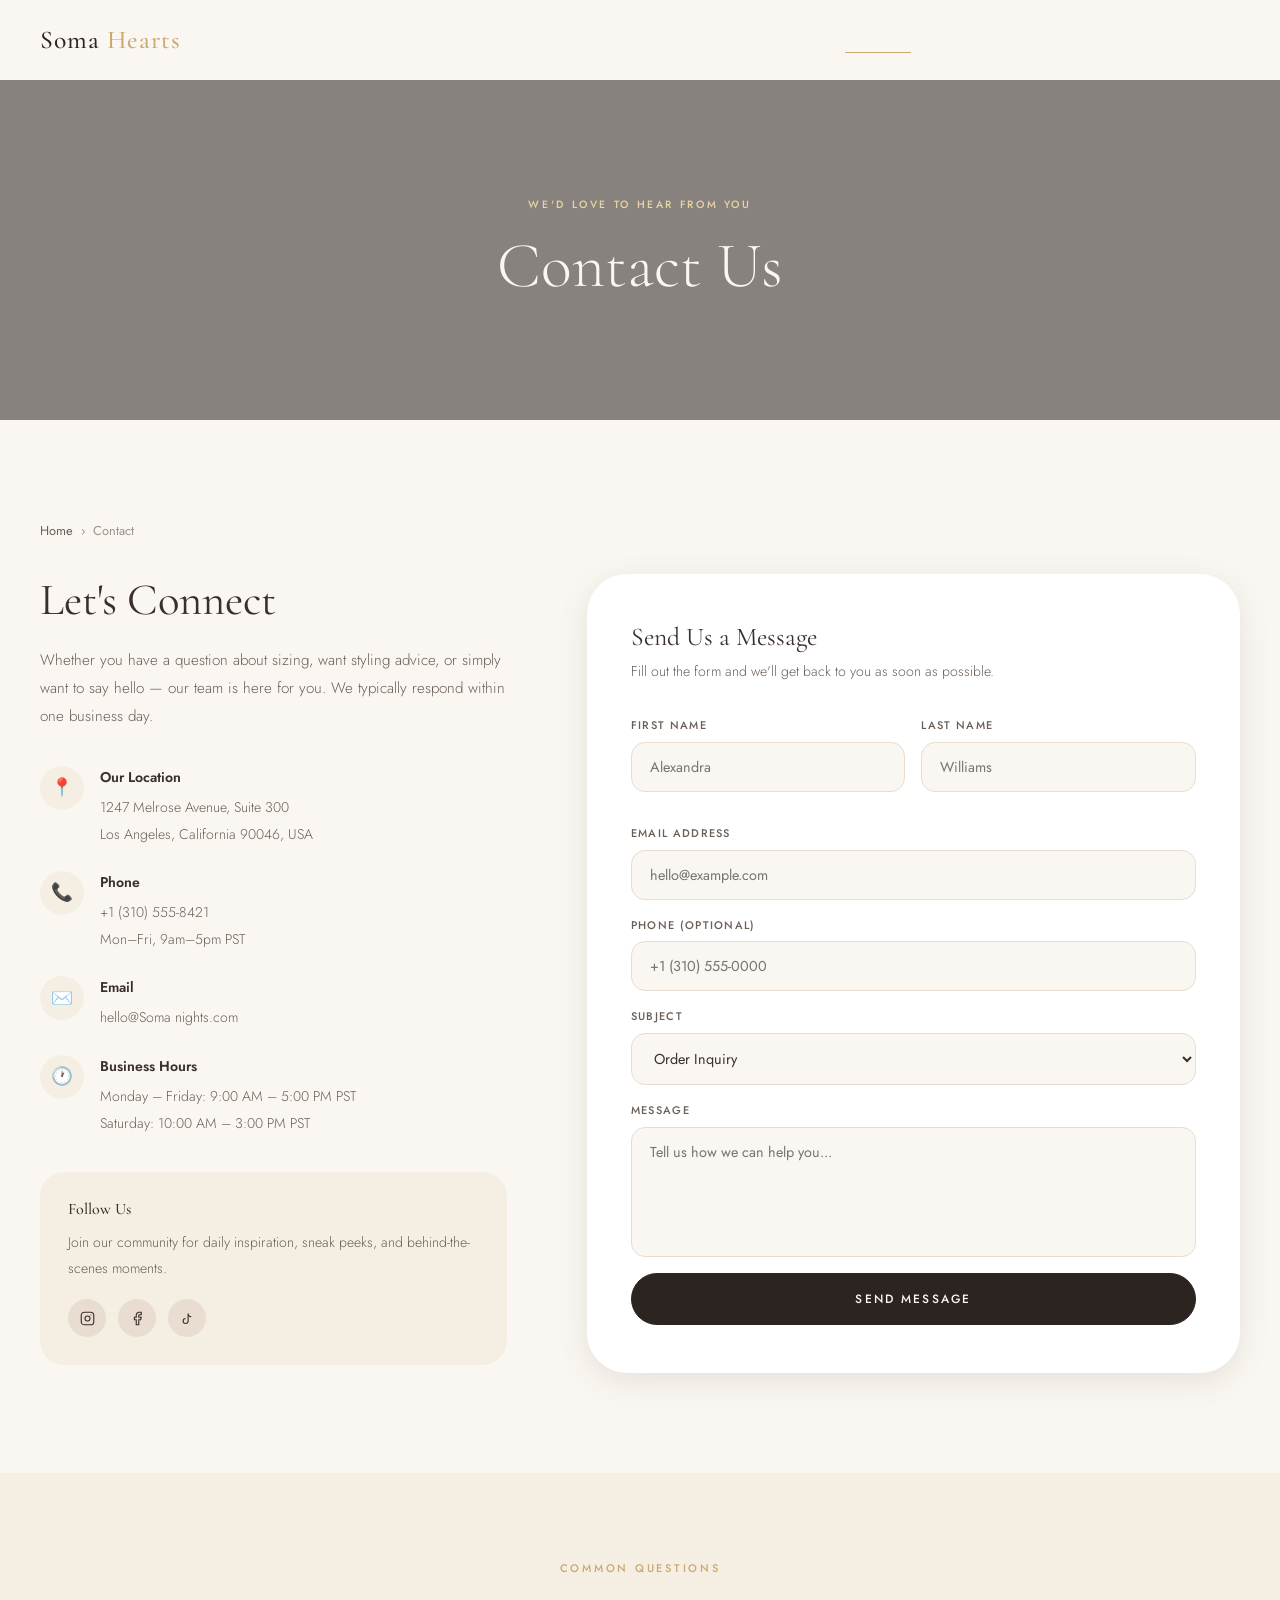
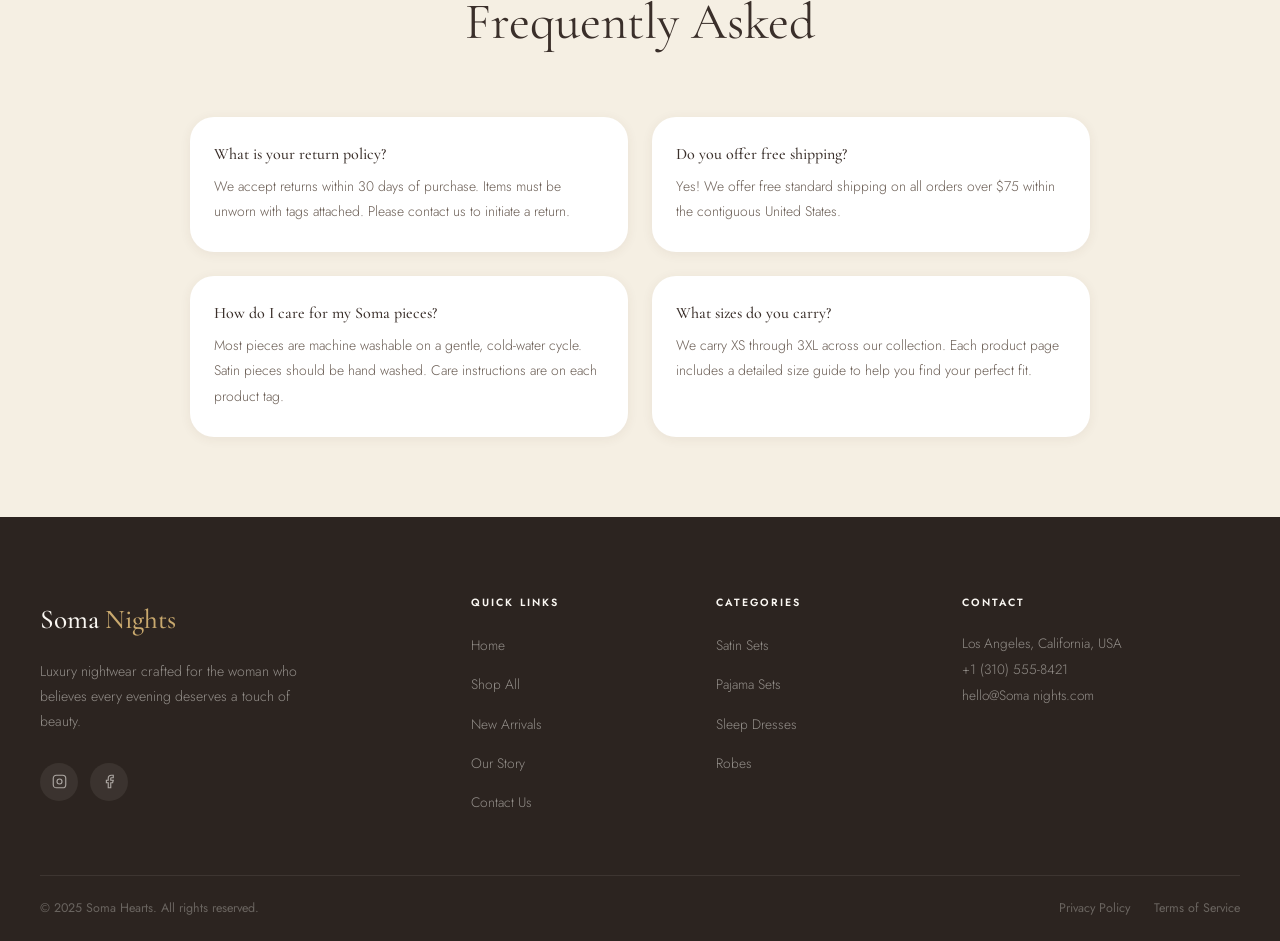
<file: contact.html>
<!DOCTYPE html>
<html lang="en">
<head>
  <meta charset="UTF-8">
  <meta name="viewport" content="width=device-width, initial-scale=1.0">
  <title>Contact Us — Soma Hearts</title>
  <meta name="description" content="Get in touch with Soma Hearts. We're here to help with orders, styling advice, and anything else on your mind.">
  <link rel="icon" href="https://em-content.zobj.net/source/twitter/376/crescent-moon_1f319.png" type="image/png">
  <link rel="stylesheet" href="style.css">
</head>
<body>

<!-- NAV -->
<nav class="navbar scrolled" id="navbar">
  <div class="container">
    <a href="index.html" class="nav-logo" style="color:var(--charcoal);">Soma <span style="color:var(--champagne)">Hearts</span></a>
    <ul class="nav-links">
      <li><a href="index.html">Home</a></li>
      <li><a href="shop.html">Shop</a></li>
      <li><a href="new-arrivals.html">New Arrivals</a></li>
      <li><a href="about.html">About</a></li>
      <li><a href="contact.html" class="active">Contact</a></li>
    </ul>
    <div class="nav-actions">
      <svg class="nav-icon" xmlns="http://www.w3.org/2000/svg" fill="none" viewBox="0 0 24 24" stroke="currentColor"><path stroke-linecap="round" stroke-linejoin="round" stroke-width="1.5" d="M21 21l-6-6m2-5a7 7 0 11-14 0 7 7 0 0114 0z"/></svg>
      <a href="shop.html"><svg class="nav-icon" xmlns="http://www.w3.org/2000/svg" fill="none" viewBox="0 0 24 24" stroke="currentColor"><path stroke-linecap="round" stroke-linejoin="round" stroke-width="1.5" d="M16 11V7a4 4 0 00-8 0v4M5 9h14l1 12H4L5 9z"/></svg></a>
      <button class="hamburger"><span></span><span></span><span></span></button>
    </div>
  </div>
</nav>
<div class="nav-overlay"></div>
<nav class="mobile-nav">
  <button class="mobile-close">✕</button>
  <a href="index.html">Home</a>
  <a href="shop.html">Shop</a>
  <a href="new-arrivals.html">New Arrivals</a>
  <a href="about.html">About</a>
  <a href="contact.html">Contact</a>
</nav>

<!-- PAGE HERO -->
<div class="page-hero" style="margin-top:var(--nav-h);">
  <div class="page-hero-bg" style="background-image:url('https://images.unsplash.com/photo-1618556450994-a6a128ef0d9d?w=1600&q=80');"></div>
  <div class="page-hero-overlay"></div>
  <div class="page-hero-content">
    <span class="overline">We'd Love to Hear From You</span>
    <h1>Contact Us</h1>
  </div>
</div>

<!-- CONTACT SECTION -->
<section class="section" style="background:var(--ivory);">
  <div class="container">

    <nav class="breadcrumb">
      <a href="index.html">Home</a>
      <span>›</span>
      <span>Contact</span>
    </nav>

    <div class="contact-layout">
      <!-- INFO -->
      <div class="contact-info fade-up">
        <h2>Let's Connect</h2>
        <p>Whether you have a question about sizing, want styling advice, or simply want to say hello — our team is here for you. We typically respond within one business day.</p>

        <div class="contact-detail">
          <div class="contact-detail-icon">📍</div>
          <div class="contact-detail-text">
            <strong>Our Location</strong>
            <span>1247 Melrose Avenue, Suite 300<br>Los Angeles, California 90046, USA</span>
          </div>
        </div>

        <div class="contact-detail">
          <div class="contact-detail-icon">📞</div>
          <div class="contact-detail-text">
            <strong>Phone</strong>
            <span>+1 (310) 555-8421<br>Mon–Fri, 9am–5pm PST</span>
          </div>
        </div>

        <div class="contact-detail">
          <div class="contact-detail-icon">✉️</div>
          <div class="contact-detail-text">
            <strong>Email</strong>
            <span>hello@Soma nights.com</span>
          </div>
        </div>

        <div class="contact-detail">
          <div class="contact-detail-icon">🕐</div>
          <div class="contact-detail-text">
            <strong>Business Hours</strong>
            <span>Monday – Friday: 9:00 AM – 5:00 PM PST<br>Saturday: 10:00 AM – 3:00 PM PST</span>
          </div>
        </div>

        <div style="margin-top:36px;padding:28px;background:var(--cream);border-radius:var(--radius-lg);">
          <h4 style="font-size:1rem;font-weight:500;margin-bottom:10px;">Follow Us</h4>
          <p style="font-size:.88rem;color:var(--text-mid);font-weight:300;margin-bottom:18px;">Join our community for daily inspiration, sneak peeks, and behind-the-scenes moments.</p>
          <div class="footer-socials">
            <a href="contact.html" class="social-btn" style="background:var(--beige);color:var(--text-dark);">
              <svg width="15" height="15" fill="none" stroke="currentColor" stroke-width="1.8" viewBox="0 0 24 24"><rect x="2" y="2" width="20" height="20" rx="5"/><circle cx="12" cy="12" r="4"/><circle cx="17.5" cy="6.5" r="0.8" fill="currentColor" stroke="none"/></svg>
            </a>
            <a href="contact.html" class="social-btn" style="background:var(--beige);color:var(--text-dark);">
              <svg width="15" height="15" fill="none" stroke="currentColor" stroke-width="1.8" viewBox="0 0 24 24"><path d="M18 2h-3a5 5 0 00-5 5v3H7v4h3v8h4v-8h3l1-4h-4V7a1 1 0 011-1h3z"/></svg>
            </a>
            <a href="contact.html" class="social-btn" style="background:var(--beige);color:var(--text-dark);">
              <svg width="15" height="15" fill="none" stroke="currentColor" stroke-width="1.8" viewBox="0 0 24 24"><path d="M9 12a4 4 0 104 4V4a5 5 0 005 5"/></svg>
            </a>
          </div>
        </div>
      </div>

      <!-- FORM -->
      <div class="contact-form-wrap fade-up">
        <h3>Send Us a Message</h3>
        <p>Fill out the form and we'll get back to you as soon as possible.</p>
        <form id="contact-form">
          <div class="form-row">
            <div class="form-group">
              <label>First Name</label>
              <input type="text" placeholder="Alexandra" required>
            </div>
            <div class="form-group">
              <label>Last Name</label>
              <input type="text" placeholder="Williams" required>
            </div>
          </div>
          <div class="form-group">
            <label>Email Address</label>
            <input type="email" placeholder="hello@example.com" required>
          </div>
          <div class="form-group">
            <label>Phone (Optional)</label>
            <input type="tel" placeholder="+1 (310) 555-0000">
          </div>
          <div class="form-group">
            <label>Subject</label>
            <select>
              <option>Order Inquiry</option>
              <option>Sizing Help</option>
              <option>Returns & Exchanges</option>
              <option>Product Question</option>
              <option>Wholesale Inquiry</option>
              <option>Other</option>
            </select>
          </div>
          <div class="form-group">
            <label>Message</label>
            <textarea placeholder="Tell us how we can help you..."></textarea>
          </div>
          <button type="submit" class="btn btn-primary" style="width:100%;justify-content:center;">Send Message</button>
        </form>
      </div>
    </div>
  </div>
</section>

<!-- FAQ STRIP -->
<section style="background:var(--cream);padding:80px 0;">
  <div class="container">
    <div class="section-header fade-up">
      <span class="overline">Common Questions</span>
      <h2>Frequently Asked</h2>
    </div>
    <div style="display:grid;grid-template-columns:1fr 1fr;gap:24px;max-width:900px;margin:0 auto;">
      <div class="fade-up" style="background:var(--white);padding:28px 24px;border-radius:var(--radius-lg);box-shadow:var(--shadow-sm);">
        <h4 style="font-size:1rem;font-weight:500;margin-bottom:10px;">What is your return policy?</h4>
        <p style="font-size:.87rem;color:var(--text-mid);font-weight:300;line-height:1.8;">We accept returns within 30 days of purchase. Items must be unworn with tags attached. Please contact us to initiate a return.</p>
      </div>
      <div class="fade-up" style="background:var(--white);padding:28px 24px;border-radius:var(--radius-lg);box-shadow:var(--shadow-sm);">
        <h4 style="font-size:1rem;font-weight:500;margin-bottom:10px;">Do you offer free shipping?</h4>
        <p style="font-size:.87rem;color:var(--text-mid);font-weight:300;line-height:1.8;">Yes! We offer free standard shipping on all orders over $75 within the contiguous United States.</p>
      </div>
      <div class="fade-up" style="background:var(--white);padding:28px 24px;border-radius:var(--radius-lg);box-shadow:var(--shadow-sm);">
        <h4 style="font-size:1rem;font-weight:500;margin-bottom:10px;">How do I care for my Soma  pieces?</h4>
        <p style="font-size:.87rem;color:var(--text-mid);font-weight:300;line-height:1.8;">Most pieces are machine washable on a gentle, cold-water cycle. Satin pieces should be hand washed. Care instructions are on each product tag.</p>
      </div>
      <div class="fade-up" style="background:var(--white);padding:28px 24px;border-radius:var(--radius-lg);box-shadow:var(--shadow-sm);">
        <h4 style="font-size:1rem;font-weight:500;margin-bottom:10px;">What sizes do you carry?</h4>
        <p style="font-size:.87rem;color:var(--text-mid);font-weight:300;line-height:1.8;">We carry XS through 3XL across our collection. Each product page includes a detailed size guide to help you find your perfect fit.</p>
      </div>
    </div>
  </div>
</section>

<!-- FOOTER -->
<footer class="footer">
  <div class="container">
    <div class="footer-grid">
      <div class="footer-brand">
        <a href="index.html" class="logo">Soma  <span>Nights</span></a>
        <p>Luxury nightwear crafted for the woman who believes every evening deserves a touch of beauty.</p>
        <div class="footer-socials">
          <a href="contact.html" class="social-btn"><svg width="15" height="15" fill="none" stroke="currentColor" stroke-width="1.8" viewBox="0 0 24 24"><rect x="2" y="2" width="20" height="20" rx="5"/><circle cx="12" cy="12" r="4"/></svg></a>
          <a href="contact.html" class="social-btn"><svg width="15" height="15" fill="none" stroke="currentColor" stroke-width="1.8" viewBox="0 0 24 24"><path d="M18 2h-3a5 5 0 00-5 5v3H7v4h3v8h4v-8h3l1-4h-4V7a1 1 0 011-1h3z"/></svg></a>
        </div>
      </div>
      <div class="footer-col">
        <h4>Quick Links</h4>
        <ul>
          <li><a href="index.html">Home</a></li>
          <li><a href="shop.html">Shop All</a></li>
          <li><a href="new-arrivals.html">New Arrivals</a></li>
          <li><a href="about.html">Our Story</a></li>
          <li><a href="contact.html">Contact Us</a></li>
        </ul>
      </div>
      <div class="footer-col">
        <h4>Categories</h4>
        <ul>
          <li><a href="shop.html">Satin Sets</a></li>
          <li><a href="shop.html">Pajama Sets</a></li>
          <li><a href="shop.html">Sleep Dresses</a></li>
          <li><a href="shop.html">Robes</a></li>
        </ul>
      </div>
      <div class="footer-col">
        <h4>Contact</h4>
        <p style="font-size:.85rem;color:rgba(250,247,242,.5);line-height:1.9;font-weight:300;">
          Los Angeles, California, USA<br>+1 (310) 555-8421<br>hello@Soma nights.com
        </p>
      </div>
    </div>
    <div class="footer-bottom">
      <p>© 2025 Soma Hearts. All rights reserved.</p>
      <div class="footer-bottom-links">
        <a href="privacy.html">Privacy Policy</a>
        <a href="terms.html">Terms of Service</a>
      </div>
    </div>
  </div>
</footer>

<button class="back-top">↑</button>
<script src="script.js"></script>
</body>
</html>
</file>
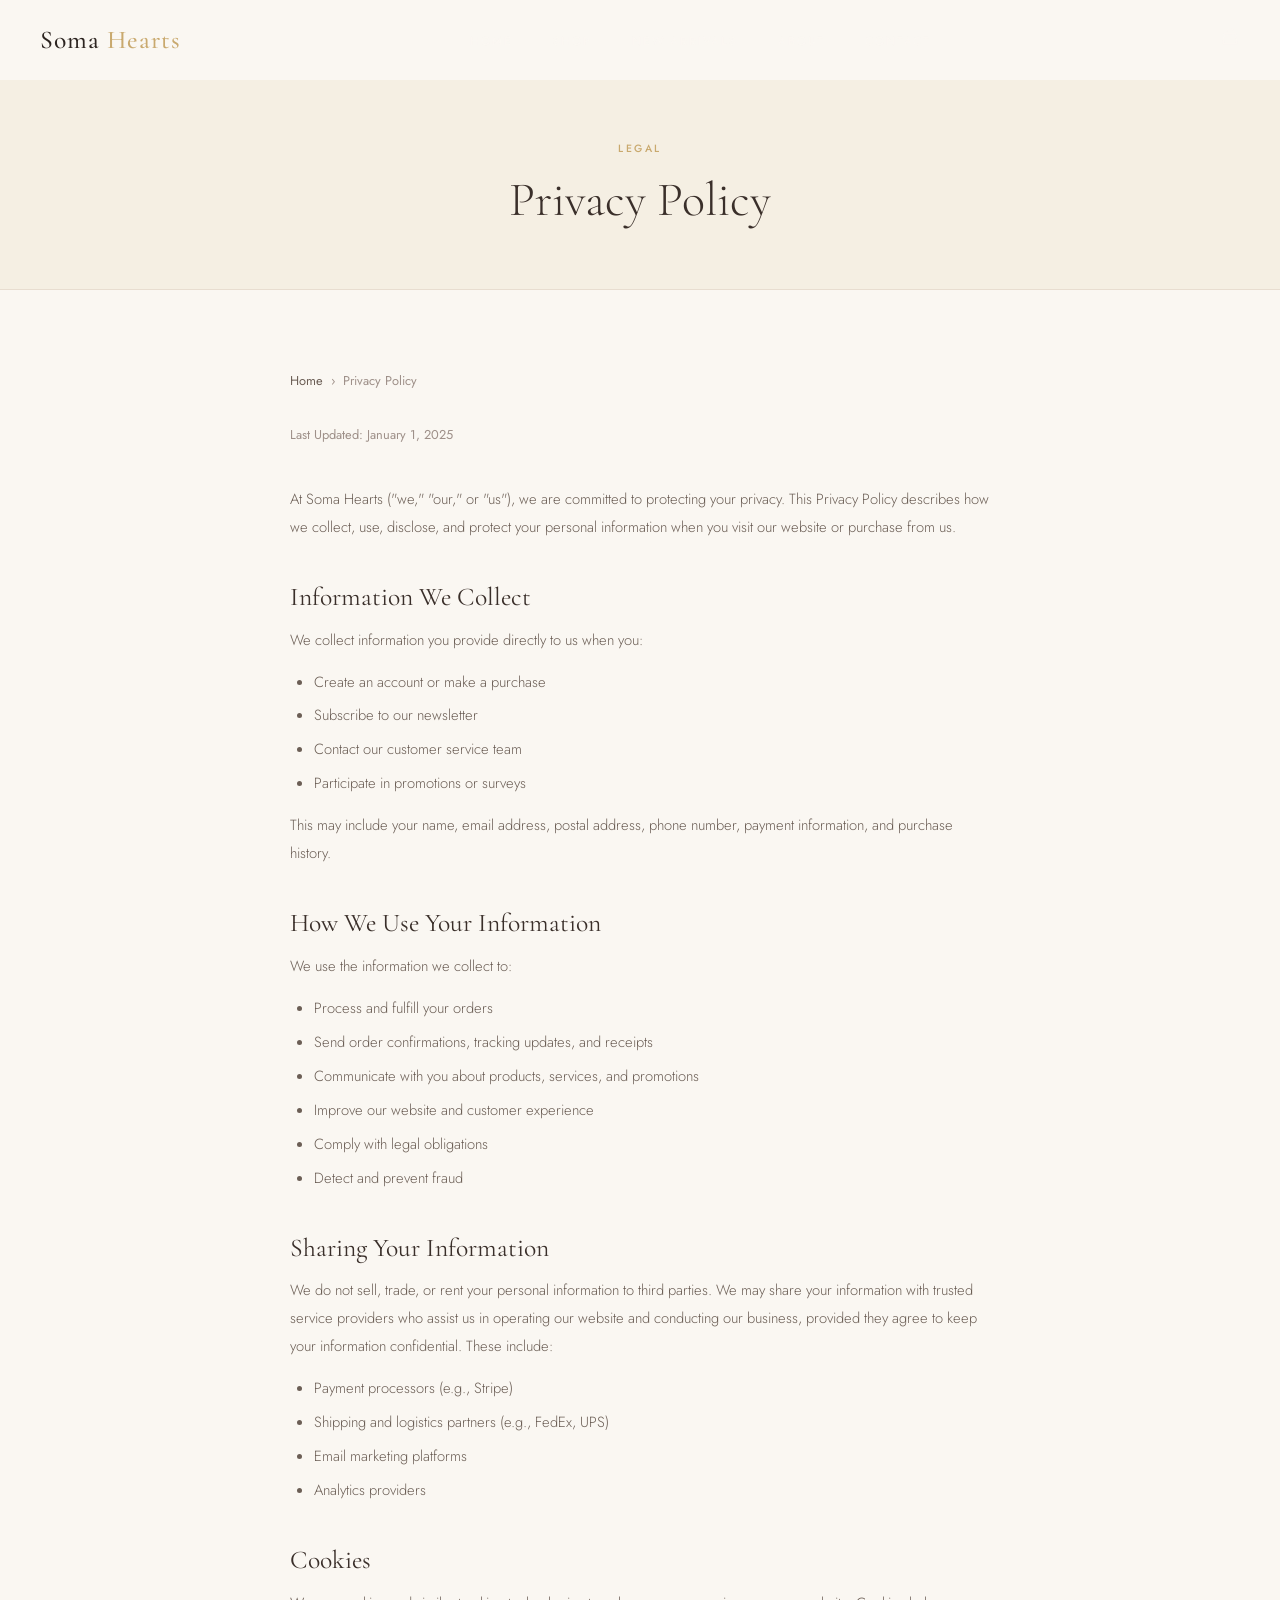
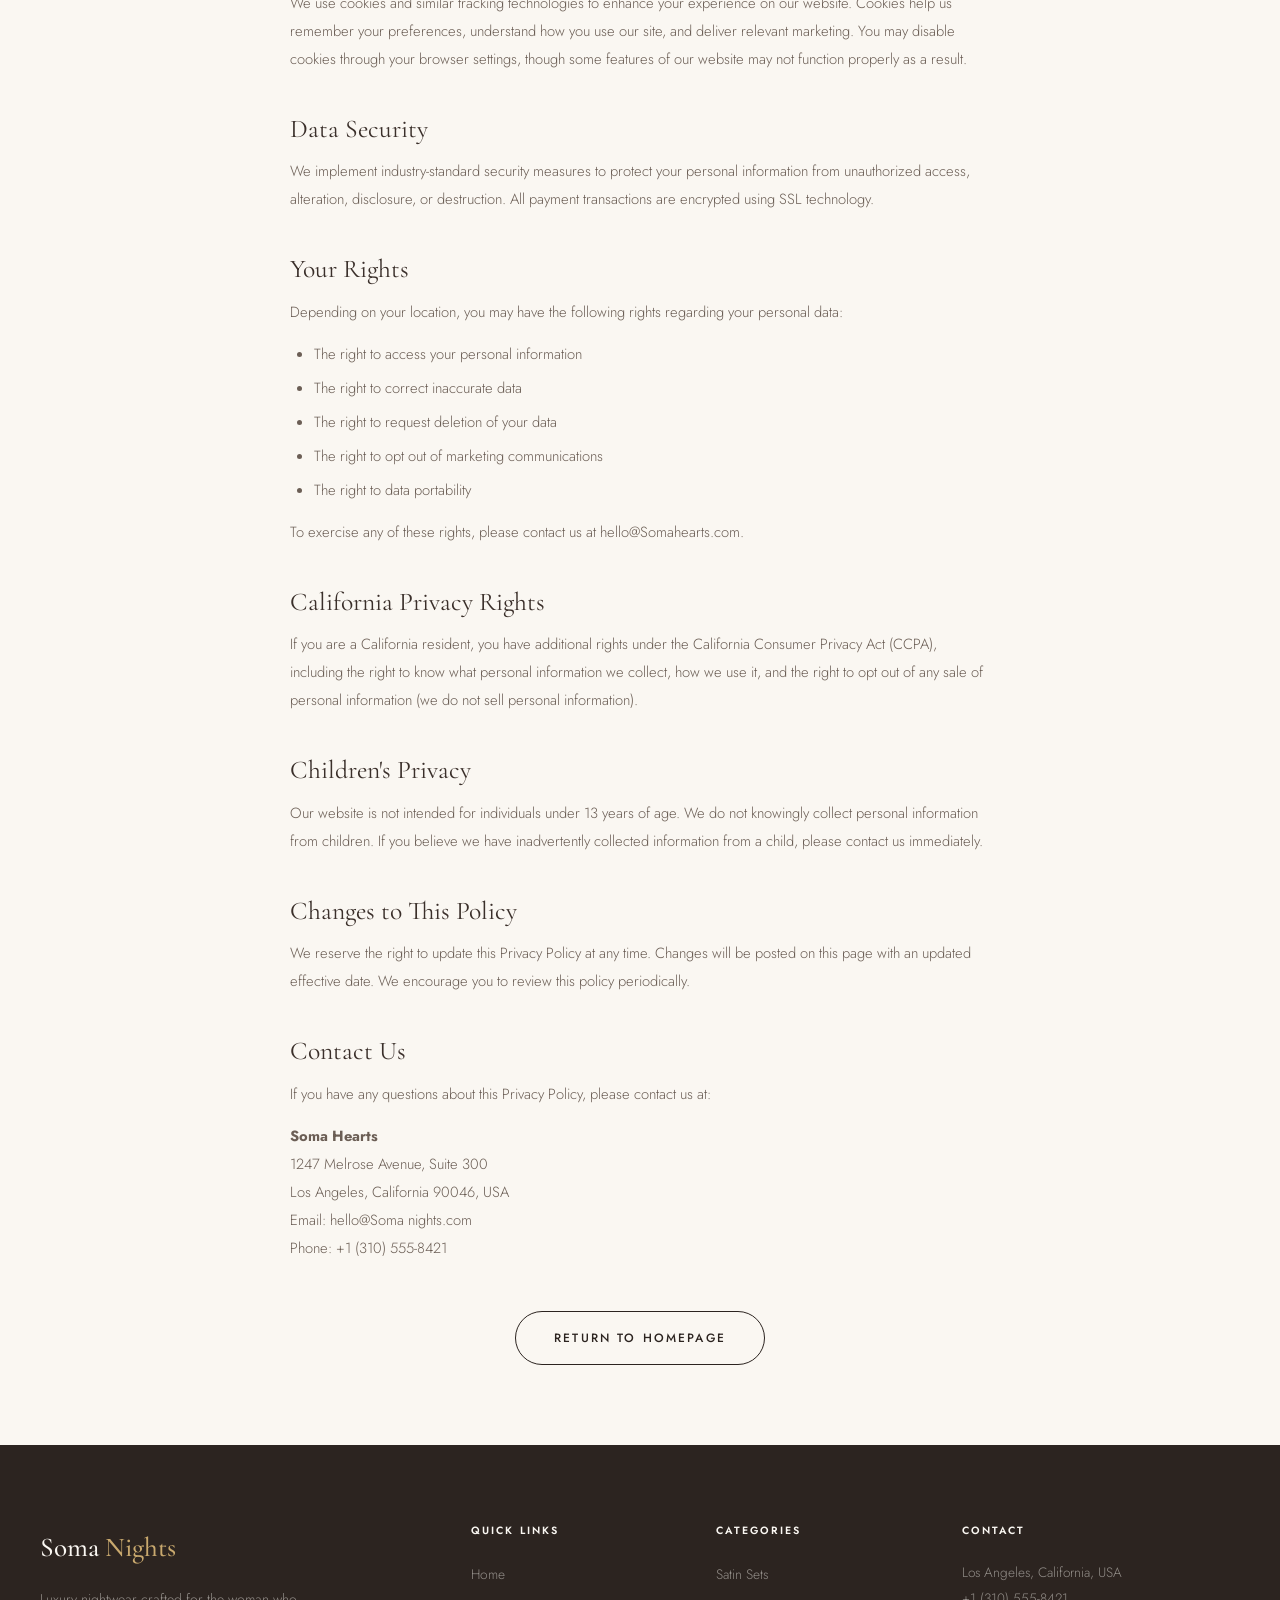
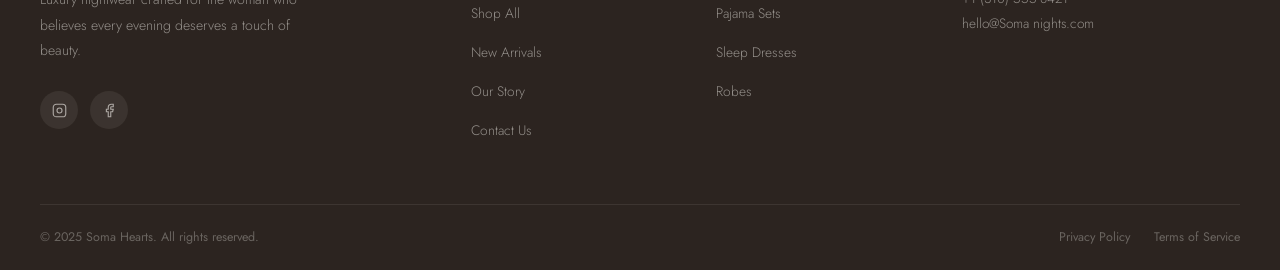
<file: privacy.html>
<!DOCTYPE html>
<html lang="en">
<head>
  <meta charset="UTF-8">
  <meta name="viewport" content="width=device-width, initial-scale=1.0">
  <title>Privacy Policy — Soma Hearts</title>
  <link rel="icon" href="https://em-content.zobj.net/source/twitter/376/crescent-moon_1f319.png" type="image/png">
  <link rel="stylesheet" href="style.css">
</head>
<body>

<!-- NAV -->
<nav class="navbar scrolled" id="navbar">
  <div class="container">
    <a href="index.html" class="nav-logo" style="color:var(--charcoal);">Soma <span style="color:var(--champagne)">Hearts</span></a>
    <ul class="nav-links">
      <li><a href="index.html">Home</a></li>
      <li><a href="shop.html">Shop</a></li>
      <li><a href="new-arrivals.html">New Arrivals</a></li>
      <li><a href="about.html">About</a></li>
      <li><a href="contact.html">Contact</a></li>
    </ul>
    <div class="nav-actions">
      <a href="shop.html"><svg class="nav-icon" xmlns="http://www.w3.org/2000/svg" fill="none" viewBox="0 0 24 24" stroke="currentColor"><path stroke-linecap="round" stroke-linejoin="round" stroke-width="1.5" d="M16 11V7a4 4 0 00-8 0v4M5 9h14l1 12H4L5 9z"/></svg></a>
      <button class="hamburger"><span></span><span></span><span></span></button>
    </div>
  </div>
</nav>
<div class="nav-overlay"></div>
<nav class="mobile-nav">
  <button class="mobile-close">✕</button>
  <a href="index.html">Home</a>
  <a href="shop.html">Shop</a>
  <a href="new-arrivals.html">New Arrivals</a>
  <a href="about.html">About</a>
  <a href="contact.html">Contact</a>
</nav>

<!-- HEADER STRIP -->
<div style="margin-top:var(--nav-h);background:var(--cream);padding:60px 0;text-align:center;border-bottom:1px solid var(--beige);">
  <div class="container">
    <span style="display:block;font-size:10.5px;font-weight:500;letter-spacing:.25em;text-transform:uppercase;color:var(--champagne);margin-bottom:14px;">Legal</span>
    <h1 style="font-family:var(--font-serif);font-size:clamp(2rem,4vw,3rem);font-weight:300;color:var(--text-dark);">Privacy Policy</h1>
  </div>
</div>

<!-- CONTENT -->
<div class="legal-content">

  <nav class="breadcrumb">
    <a href="index.html">Home</a>
    <span>›</span>
    <span>Privacy Policy</span>
  </nav>

  <span class="meta">Last Updated: January 1, 2025</span>

  <p>At Soma Hearts ("we," "our," or "us"), we are committed to protecting your privacy. This Privacy Policy describes how we collect, use, disclose, and protect your personal information when you visit our website or purchase from us.</p>

  <h2>Information We Collect</h2>
  <p>We collect information you provide directly to us when you:</p>
  <ul>
    <li>Create an account or make a purchase</li>
    <li>Subscribe to our newsletter</li>
    <li>Contact our customer service team</li>
    <li>Participate in promotions or surveys</li>
  </ul>
  <p>This may include your name, email address, postal address, phone number, payment information, and purchase history.</p>

  <h2>How We Use Your Information</h2>
  <p>We use the information we collect to:</p>
  <ul>
    <li>Process and fulfill your orders</li>
    <li>Send order confirmations, tracking updates, and receipts</li>
    <li>Communicate with you about products, services, and promotions</li>
    <li>Improve our website and customer experience</li>
    <li>Comply with legal obligations</li>
    <li>Detect and prevent fraud</li>
  </ul>

  <h2>Sharing Your Information</h2>
  <p>We do not sell, trade, or rent your personal information to third parties. We may share your information with trusted service providers who assist us in operating our website and conducting our business, provided they agree to keep your information confidential. These include:</p>
  <ul>
    <li>Payment processors (e.g., Stripe)</li>
    <li>Shipping and logistics partners (e.g., FedEx, UPS)</li>
    <li>Email marketing platforms</li>
    <li>Analytics providers</li>
  </ul>

  <h2>Cookies</h2>
  <p>We use cookies and similar tracking technologies to enhance your experience on our website. Cookies help us remember your preferences, understand how you use our site, and deliver relevant marketing. You may disable cookies through your browser settings, though some features of our website may not function properly as a result.</p>

  <h2>Data Security</h2>
  <p>We implement industry-standard security measures to protect your personal information from unauthorized access, alteration, disclosure, or destruction. All payment transactions are encrypted using SSL technology.</p>

  <h2>Your Rights</h2>
  <p>Depending on your location, you may have the following rights regarding your personal data:</p>
  <ul>
    <li>The right to access your personal information</li>
    <li>The right to correct inaccurate data</li>
    <li>The right to request deletion of your data</li>
    <li>The right to opt out of marketing communications</li>
    <li>The right to data portability</li>
  </ul>
  <p>To exercise any of these rights, please contact us at hello@Somahearts.com.</p>

  <h2>California Privacy Rights</h2>
  <p>If you are a California resident, you have additional rights under the California Consumer Privacy Act (CCPA), including the right to know what personal information we collect, how we use it, and the right to opt out of any sale of personal information (we do not sell personal information).</p>

  <h2>Children's Privacy</h2>
  <p>Our website is not intended for individuals under 13 years of age. We do not knowingly collect personal information from children. If you believe we have inadvertently collected information from a child, please contact us immediately.</p>

  <h2>Changes to This Policy</h2>
  <p>We reserve the right to update this Privacy Policy at any time. Changes will be posted on this page with an updated effective date. We encourage you to review this policy periodically.</p>

  <h2>Contact Us</h2>
  <p>If you have any questions about this Privacy Policy, please contact us at:</p>
  <p>
    <strong>Soma Hearts</strong><br>
    1247 Melrose Avenue, Suite 300<br>
    Los Angeles, California 90046, USA<br>
    Email: hello@Soma nights.com<br>
    Phone: +1 (310) 555-8421
  </p>

  <div style="margin-top:48px;text-align:center;">
    <a href="index.html" class="btn btn-outline">Return to Homepage</a>
  </div>
</div>

<!-- FOOTER -->
<footer class="footer">
  <div class="container">
    <div class="footer-grid">
      <div class="footer-brand">
        <a href="index.html" class="logo">Soma  <span>Nights</span></a>
        <p>Luxury nightwear crafted for the woman who believes every evening deserves a touch of beauty.</p>
        <div class="footer-socials">
          <a href="contact.html" class="social-btn"><svg width="15" height="15" fill="none" stroke="currentColor" stroke-width="1.8" viewBox="0 0 24 24"><rect x="2" y="2" width="20" height="20" rx="5"/><circle cx="12" cy="12" r="4"/></svg></a>
          <a href="contact.html" class="social-btn"><svg width="15" height="15" fill="none" stroke="currentColor" stroke-width="1.8" viewBox="0 0 24 24"><path d="M18 2h-3a5 5 0 00-5 5v3H7v4h3v8h4v-8h3l1-4h-4V7a1 1 0 011-1h3z"/></svg></a>
        </div>
      </div>
      <div class="footer-col">
        <h4>Quick Links</h4>
        <ul>
          <li><a href="index.html">Home</a></li>
          <li><a href="shop.html">Shop All</a></li>
          <li><a href="new-arrivals.html">New Arrivals</a></li>
          <li><a href="about.html">Our Story</a></li>
          <li><a href="contact.html">Contact Us</a></li>
        </ul>
      </div>
      <div class="footer-col">
        <h4>Categories</h4>
        <ul>
          <li><a href="shop.html">Satin Sets</a></li>
          <li><a href="shop.html">Pajama Sets</a></li>
          <li><a href="shop.html">Sleep Dresses</a></li>
          <li><a href="shop.html">Robes</a></li>
        </ul>
      </div>
      <div class="footer-col">
        <h4>Contact</h4>
        <p style="font-size:.85rem;color:rgba(250,247,242,.5);line-height:1.9;font-weight:300;">
          Los Angeles, California, USA<br>+1 (310) 555-8421<br>hello@Soma nights.com
        </p>
      </div>
    </div>
    <div class="footer-bottom">
      <p>© 2025 Soma Hearts. All rights reserved.</p>
      <div class="footer-bottom-links">
        <a href="privacy.html">Privacy Policy</a>
        <a href="terms.html">Terms of Service</a>
      </div>
    </div>
  </div>
</footer>

<button class="back-top">↑</button>
<script src="script.js"></script>
</body>
</html>
</file>
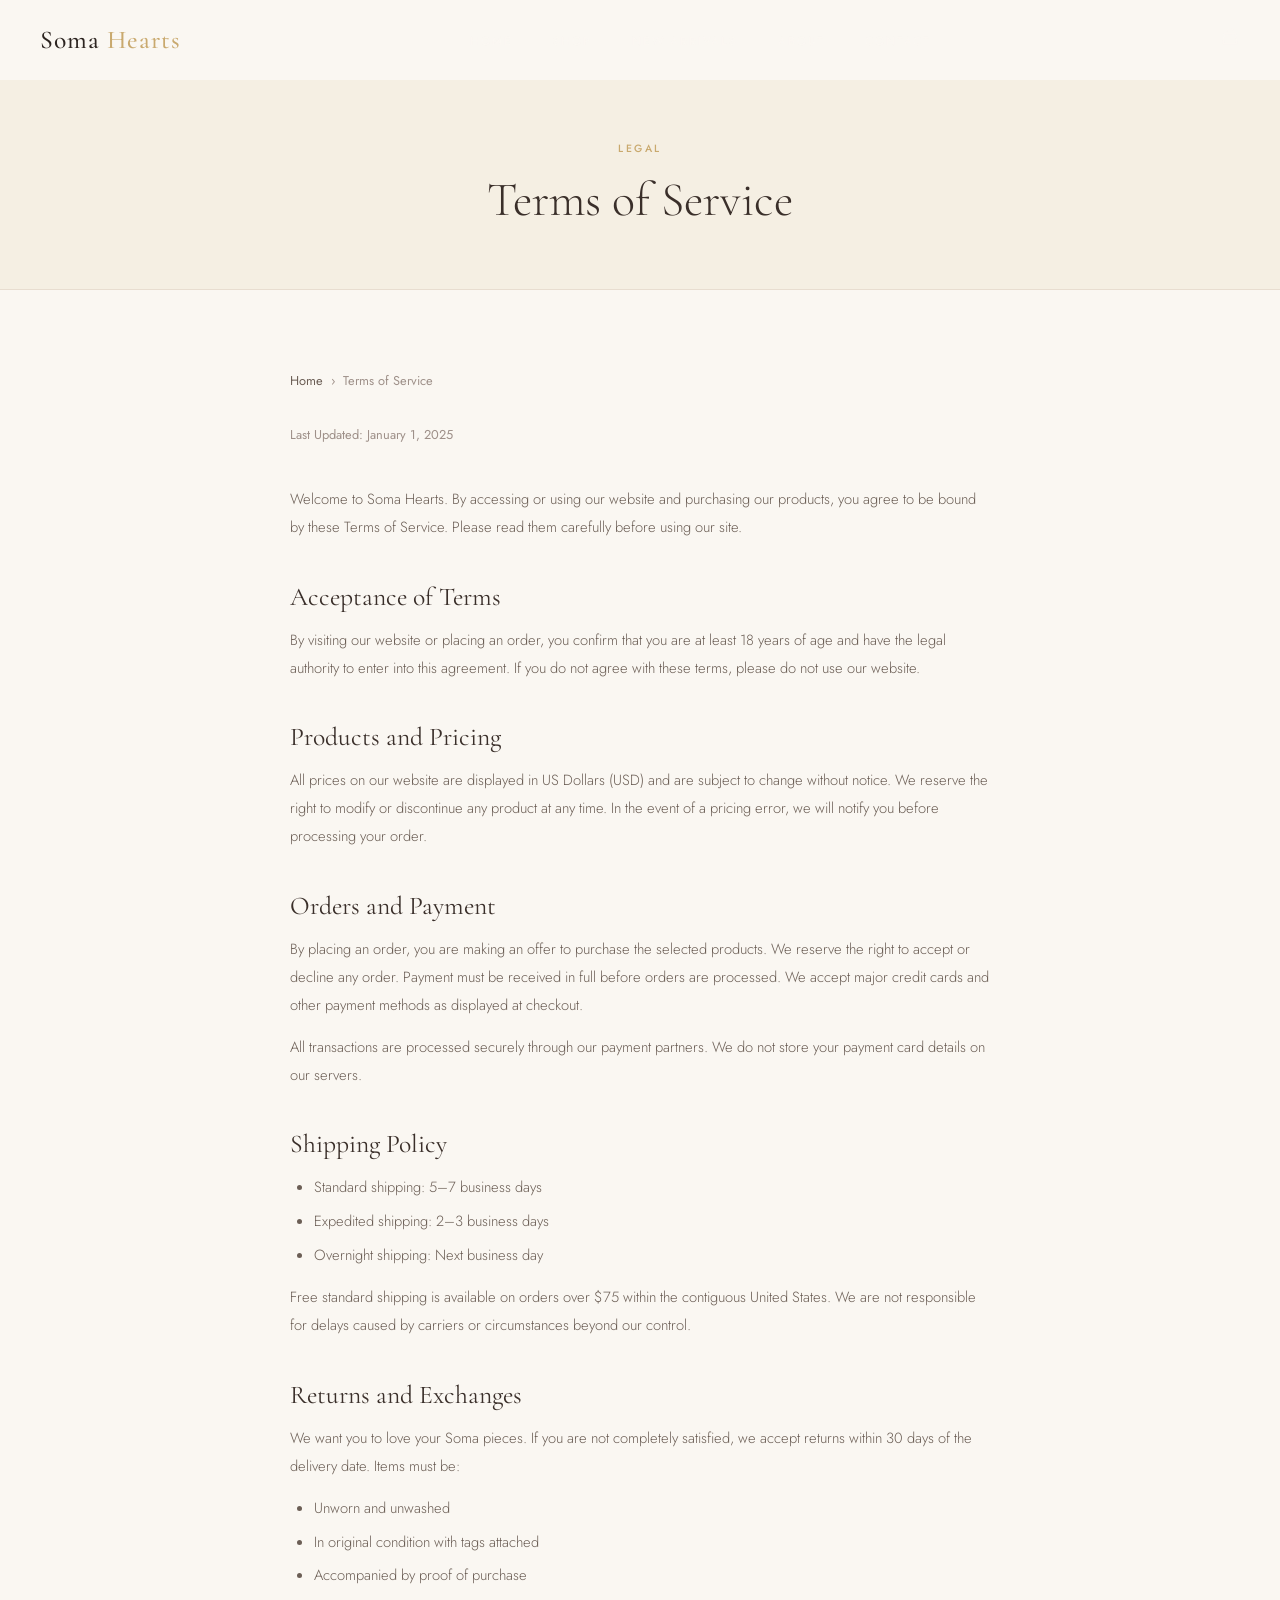
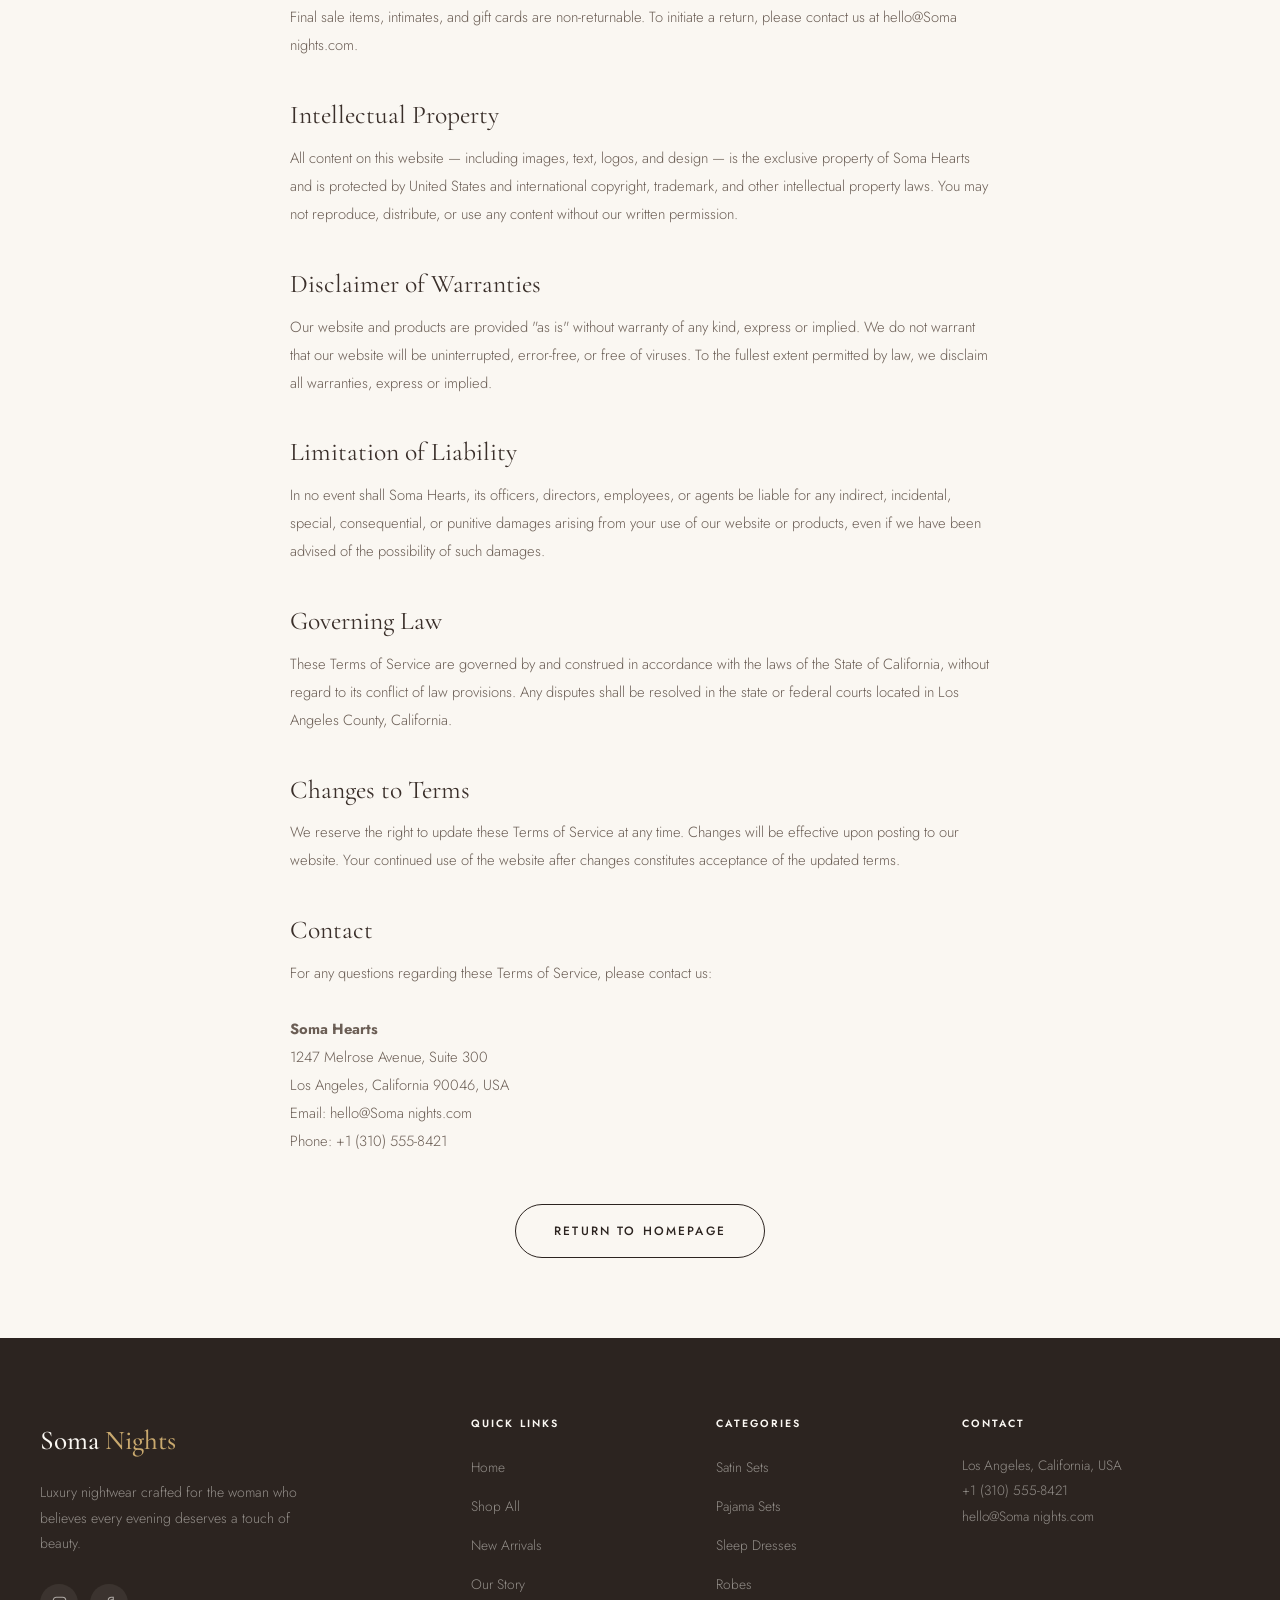
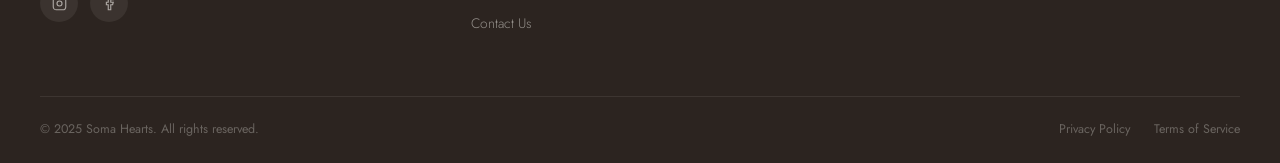
<file: terms.html>
<!DOCTYPE html>
<html lang="en">
<head>
  <meta charset="UTF-8">
  <meta name="viewport" content="width=device-width, initial-scale=1.0">
  <title>Terms of Service — Soma Hearts</title>
  <link rel="icon" href="https://em-content.zobj.net/source/twitter/376/crescent-moon_1f319.png" type="image/png">
  <link rel="stylesheet" href="style.css">
</head>
<body>

<!-- NAV -->
<nav class="navbar scrolled" id="navbar">
  <div class="container">
    <a href="index.html" class="nav-logo" style="color:var(--charcoal);">Soma <span style="color:var(--champagne)">Hearts</span></a>
    <ul class="nav-links">
      <li><a href="index.html">Home</a></li>
      <li><a href="shop.html">Shop</a></li>
      <li><a href="new-arrivals.html">New Arrivals</a></li>
      <li><a href="about.html">About</a></li>
      <li><a href="contact.html">Contact</a></li>
    </ul>
    <div class="nav-actions">
      <a href="shop.html"><svg class="nav-icon" xmlns="http://www.w3.org/2000/svg" fill="none" viewBox="0 0 24 24" stroke="currentColor"><path stroke-linecap="round" stroke-linejoin="round" stroke-width="1.5" d="M16 11V7a4 4 0 00-8 0v4M5 9h14l1 12H4L5 9z"/></svg></a>
      <button class="hamburger"><span></span><span></span><span></span></button>
    </div>
  </div>
</nav>
<div class="nav-overlay"></div>
<nav class="mobile-nav">
  <button class="mobile-close">✕</button>
  <a href="index.html">Home</a>
  <a href="shop.html">Shop</a>
  <a href="new-arrivals.html">New Arrivals</a>
  <a href="about.html">About</a>
  <a href="contact.html">Contact</a>
</nav>

<!-- HEADER STRIP -->
<div style="margin-top:var(--nav-h);background:var(--cream);padding:60px 0;text-align:center;border-bottom:1px solid var(--beige);">
  <div class="container">
    <span style="display:block;font-size:10.5px;font-weight:500;letter-spacing:.25em;text-transform:uppercase;color:var(--champagne);margin-bottom:14px;">Legal</span>
    <h1 style="font-family:var(--font-serif);font-size:clamp(2rem,4vw,3rem);font-weight:300;color:var(--text-dark);">Terms of Service</h1>
  </div>
</div>

<!-- CONTENT -->
<div class="legal-content">

  <nav class="breadcrumb">
    <a href="index.html">Home</a>
    <span>›</span>
    <span>Terms of Service</span>
  </nav>

  <span class="meta">Last Updated: January 1, 2025</span>

  <p>Welcome to Soma Hearts. By accessing or using our website and purchasing our products, you agree to be bound by these Terms of Service. Please read them carefully before using our site.</p>

  <h2>Acceptance of Terms</h2>
  <p>By visiting our website or placing an order, you confirm that you are at least 18 years of age and have the legal authority to enter into this agreement. If you do not agree with these terms, please do not use our website.</p>

  <h2>Products and Pricing</h2>
  <p>All prices on our website are displayed in US Dollars (USD) and are subject to change without notice. We reserve the right to modify or discontinue any product at any time. In the event of a pricing error, we will notify you before processing your order.</p>

  <h2>Orders and Payment</h2>
  <p>By placing an order, you are making an offer to purchase the selected products. We reserve the right to accept or decline any order. Payment must be received in full before orders are processed. We accept major credit cards and other payment methods as displayed at checkout.</p>
  <p>All transactions are processed securely through our payment partners. We do not store your payment card details on our servers.</p>

  <h2>Shipping Policy</h2>
  <ul>
    <li>Standard shipping: 5–7 business days</li>
    <li>Expedited shipping: 2–3 business days</li>
    <li>Overnight shipping: Next business day</li>
  </ul>
  <p>Free standard shipping is available on orders over $75 within the contiguous United States. We are not responsible for delays caused by carriers or circumstances beyond our control.</p>

  <h2>Returns and Exchanges</h2>
  <p>We want you to love your Soma  pieces. If you are not completely satisfied, we accept returns within 30 days of the delivery date. Items must be:</p>
  <ul>
    <li>Unworn and unwashed</li>
    <li>In original condition with tags attached</li>
    <li>Accompanied by proof of purchase</li>
  </ul>
  <p>Final sale items, intimates, and gift cards are non-returnable. To initiate a return, please contact us at hello@Soma nights.com.</p>

  <h2>Intellectual Property</h2>
  <p>All content on this website — including images, text, logos, and design — is the exclusive property of Soma Hearts and is protected by United States and international copyright, trademark, and other intellectual property laws. You may not reproduce, distribute, or use any content without our written permission.</p>

  <h2>Disclaimer of Warranties</h2>
  <p>Our website and products are provided "as is" without warranty of any kind, express or implied. We do not warrant that our website will be uninterrupted, error-free, or free of viruses. To the fullest extent permitted by law, we disclaim all warranties, express or implied.</p>

  <h2>Limitation of Liability</h2>
  <p>In no event shall Soma Hearts, its officers, directors, employees, or agents be liable for any indirect, incidental, special, consequential, or punitive damages arising from your use of our website or products, even if we have been advised of the possibility of such damages.</p>

  <h2>Governing Law</h2>
  <p>These Terms of Service are governed by and construed in accordance with the laws of the State of California, without regard to its conflict of law provisions. Any disputes shall be resolved in the state or federal courts located in Los Angeles County, California.</p>

  <h2>Changes to Terms</h2>
  <p>We reserve the right to update these Terms of Service at any time. Changes will be effective upon posting to our website. Your continued use of the website after changes constitutes acceptance of the updated terms.</p>

  <h2>Contact</h2>
  <p>
    For any questions regarding these Terms of Service, please contact us:<br><br>
    <strong>Soma Hearts</strong><br>
    1247 Melrose Avenue, Suite 300<br>
    Los Angeles, California 90046, USA<br>
    Email: hello@Soma nights.com<br>
    Phone: +1 (310) 555-8421
  </p>

  <div style="margin-top:48px;text-align:center;">
    <a href="index.html" class="btn btn-outline">Return to Homepage</a>
  </div>
</div>

<!-- FOOTER -->
<footer class="footer">
  <div class="container">
    <div class="footer-grid">
      <div class="footer-brand">
        <a href="index.html" class="logo">Soma  <span>Nights</span></a>
        <p>Luxury nightwear crafted for the woman who believes every evening deserves a touch of beauty.</p>
        <div class="footer-socials">
          <a href="contact.html" class="social-btn"><svg width="15" height="15" fill="none" stroke="currentColor" stroke-width="1.8" viewBox="0 0 24 24"><rect x="2" y="2" width="20" height="20" rx="5"/><circle cx="12" cy="12" r="4"/></svg></a>
          <a href="contact.html" class="social-btn"><svg width="15" height="15" fill="none" stroke="currentColor" stroke-width="1.8" viewBox="0 0 24 24"><path d="M18 2h-3a5 5 0 00-5 5v3H7v4h3v8h4v-8h3l1-4h-4V7a1 1 0 011-1h3z"/></svg></a>
        </div>
      </div>
      <div class="footer-col">
        <h4>Quick Links</h4>
        <ul>
          <li><a href="index.html">Home</a></li>
          <li><a href="shop.html">Shop All</a></li>
          <li><a href="new-arrivals.html">New Arrivals</a></li>
          <li><a href="about.html">Our Story</a></li>
          <li><a href="contact.html">Contact Us</a></li>
        </ul>
      </div>
      <div class="footer-col">
        <h4>Categories</h4>
        <ul>
          <li><a href="shop.html">Satin Sets</a></li>
          <li><a href="shop.html">Pajama Sets</a></li>
          <li><a href="shop.html">Sleep Dresses</a></li>
          <li><a href="shop.html">Robes</a></li>
        </ul>
      </div>
      <div class="footer-col">
        <h4>Contact</h4>
        <p style="font-size:.85rem;color:rgba(250,247,242,.5);line-height:1.9;font-weight:300;">
          Los Angeles, California, USA<br>+1 (310) 555-8421<br>hello@Soma nights.com
        </p>
      </div>
    </div>
    <div class="footer-bottom">
      <p>© 2025 Soma Hearts. All rights reserved.</p>
      <div class="footer-bottom-links">
        <a href="privacy.html">Privacy Policy</a>
        <a href="terms.html">Terms of Service</a>
      </div>
    </div>
  </div>
</footer>

<button class="back-top">↑</button>
<script src="script.js"></script>
</body>
</html>
</file>
<file: style.css>
/* ============================================================
   MOONELLE NIGHTS — Premium Nightwear Brand
   style.css
   ============================================================ */

/* ---------- Google Fonts ---------- */
@import url('https://fonts.googleapis.com/css2?family=Cormorant+Garamond:ital,wght@0,300;0,400;0,500;0,600;0,700;1,300;1,400;1,500&family=Jost:wght@200;300;400;500;600&display=swap');

/* ---------- CSS Variables ---------- */
:root {
  --ivory:        #FAF7F2;
  --cream:        #F5EFE3;
  --champagne:    #C9A96E;
  --gold-light:   #E8D5A3;
  --rose:         #D4A5A5;
  --rose-dark:    #B8878A;
  --beige:        #E8DDD0;
  --warm-brown:   #6B5744;
  --charcoal:     #2C2420;
  --text-dark:    #3A2F2A;
  --text-mid:     #6B5E55;
  --text-light:   #9E9089;
  --white:        #FFFFFF;

  --font-serif:   'Cormorant Garamond', Georgia, serif;
  --font-sans:    'Jost', sans-serif;

  --radius-sm:    6px;
  --radius-md:    14px;
  --radius-lg:    24px;
  --radius-xl:    40px;

  --shadow-sm:    0 2px 12px rgba(90,60,40,.07);
  --shadow-md:    0 8px 32px rgba(90,60,40,.12);
  --shadow-lg:    0 20px 60px rgba(90,60,40,.16);

  --nav-h:        80px;
  --transition:   0.35s cubic-bezier(.4,0,.2,1);
}

/* ---------- Reset ---------- */
*, *::before, *::after { box-sizing: border-box; margin: 0; padding: 0; }
html { scroll-behavior: smooth; }
body {
  font-family: var(--font-sans);
  background: var(--ivory);
  color: var(--text-dark);
  line-height: 1.7;
  -webkit-font-smoothing: antialiased;
}
img { display: block; width: 100%; height: auto; }
a { text-decoration: none; color: inherit; }
ul { list-style: none; }
button { border: none; background: none; cursor: pointer; font-family: inherit; }

/* ---------- Typography Utilities ---------- */
.serif { font-family: var(--font-serif); }
.italic { font-style: italic; }

h1, h2, h3, h4 {
  font-family: var(--font-serif);
  font-weight: 400;
  line-height: 1.2;
}

/* ---------- Layout Utilities ---------- */
.container {
  max-width: 1280px;
  margin: 0 auto;
  padding: 0 40px;
}
@media (max-width: 768px) { .container { padding: 0 20px; } }

.section { padding: 100px 0; }
.section--sm { padding: 60px 0; }

/* ---------- Buttons ---------- */
.btn {
  display: inline-flex;
  align-items: center;
  gap: 10px;
  font-family: var(--font-sans);
  font-size: 12px;
  font-weight: 500;
  letter-spacing: .18em;
  text-transform: uppercase;
  padding: 16px 38px;
  border-radius: var(--radius-xl);
  transition: var(--transition);
  cursor: pointer;
  border: 1.5px solid transparent;
}

.btn-primary {
  background: var(--charcoal);
  color: var(--ivory);
  border-color: var(--charcoal);
}
.btn-primary:hover {
  background: var(--champagne);
  border-color: var(--champagne);
  color: var(--charcoal);
  transform: translateY(-2px);
  box-shadow: var(--shadow-md);
}

.btn-outline {
  background: transparent;
  color: var(--charcoal);
  border-color: var(--charcoal);
}
.btn-outline:hover {
  background: var(--charcoal);
  color: var(--ivory);
  transform: translateY(-2px);
}

.btn-gold {
  background: var(--champagne);
  color: var(--charcoal);
  border-color: var(--champagne);
}
.btn-gold:hover {
  background: var(--warm-brown);
  border-color: var(--warm-brown);
  color: var(--ivory);
  transform: translateY(-2px);
  box-shadow: var(--shadow-md);
}

.btn-white {
  background: var(--white);
  color: var(--charcoal);
  border-color: var(--white);
}
.btn-white:hover {
  background: transparent;
  color: var(--white);
  transform: translateY(-2px);
}

/* ---------- Section Headers ---------- */
.section-header {
  text-align: center;
  margin-bottom: 64px;
}
.section-header .overline {
  display: inline-block;
  font-size: 11px;
  font-weight: 500;
  letter-spacing: .25em;
  text-transform: uppercase;
  color: var(--champagne);
  margin-bottom: 14px;
}
.section-header h2 {
  font-size: clamp(2rem, 4vw, 3.2rem);
  color: var(--text-dark);
  margin-bottom: 16px;
}
.section-header p {
  font-size: 1rem;
  color: var(--text-mid);
  max-width: 520px;
  margin: 0 auto;
  font-weight: 300;
}

/* ============================================================
   NAVIGATION
   ============================================================ */
.navbar {
  position: fixed;
  top: 0; left: 0; right: 0;
  z-index: 1000;
  height: var(--nav-h);
  display: flex;
  align-items: center;
  transition: background var(--transition), box-shadow var(--transition);
}

.navbar.scrolled {
  background: rgba(250,247,242,.94);
  backdrop-filter: blur(12px);
  -webkit-backdrop-filter: blur(12px);
  box-shadow: 0 1px 0 rgba(90,60,40,.08), var(--shadow-sm);
}

.navbar .container {
  display: flex;
  align-items: center;
  justify-content: space-between;
  width: 100%;
}

.nav-logo {
  font-family: var(--font-serif);
  font-size: 1.6rem;
  font-weight: 500;
  letter-spacing: .04em;
  color: var(--ivory);
  transition: color var(--transition);
}
.navbar.scrolled .nav-logo { color: var(--charcoal); }

.nav-logo span {
  color: var(--gold-light);
}
.navbar.scrolled .nav-logo span { color: var(--champagne); }

.nav-links {
  display: flex;
  gap: 40px;
  align-items: center;
}
.nav-links a {
  font-size: 11.5px;
  font-weight: 500;
  letter-spacing: .16em;
  text-transform: uppercase;
  color: rgba(250,247,242,.85);
  position: relative;
  transition: color var(--transition);
}
.navbar.scrolled .nav-links a { color: var(--text-mid); }

.nav-links a::after {
  content: '';
  position: absolute;
  bottom: -4px; left: 0;
  width: 0; height: 1px;
  background: var(--champagne);
  transition: width var(--transition);
}
.nav-links a:hover::after,
.nav-links a.active::after { width: 100%; }
.nav-links a:hover { color: var(--ivory); }
.navbar.scrolled .nav-links a:hover { color: var(--charcoal); }

.nav-actions {
  display: flex;
  align-items: center;
  gap: 20px;
}
.nav-icon {
  width: 20px;
  height: 20px;
  color: rgba(250,247,242,.85);
  cursor: pointer;
  transition: color var(--transition);
}
.navbar.scrolled .nav-icon { color: var(--text-mid); }
.nav-icon:hover { color: var(--champagne) !important; }

/* Hamburger */
.hamburger {
  display: none;
  flex-direction: column;
  gap: 5px;
  cursor: pointer;
  padding: 4px;
}
.hamburger span {
  display: block;
  width: 24px;
  height: 1.5px;
  background: var(--ivory);
  transition: var(--transition);
}
.navbar.scrolled .hamburger span { background: var(--charcoal); }

/* Mobile Nav */
.mobile-nav {
  position: fixed;
  top: 0; right: -100%;
  width: min(360px, 90vw);
  height: 100vh;
  background: var(--ivory);
  z-index: 2000;
  padding: 100px 40px 40px;
  transition: right var(--transition);
  box-shadow: -20px 0 60px rgba(60,40,30,.15);
  display: flex;
  flex-direction: column;
  gap: 8px;
}
.mobile-nav.open { right: 0; }
.mobile-nav a {
  font-family: var(--font-serif);
  font-size: 1.8rem;
  font-weight: 400;
  color: var(--text-dark);
  padding: 12px 0;
  border-bottom: 1px solid rgba(90,60,40,.08);
  transition: color var(--transition), padding-left var(--transition);
}
.mobile-nav a:hover { color: var(--champagne); padding-left: 8px; }
.mobile-close {
  position: absolute;
  top: 28px; right: 28px;
  font-size: 1.4rem;
  color: var(--text-mid);
  cursor: pointer;
  background: none;
  border: none;
}
.nav-overlay {
  display: none;
  position: fixed;
  inset: 0;
  background: rgba(0,0,0,.4);
  z-index: 1999;
}
.nav-overlay.show { display: block; }

/* ============================================================
   HERO — HOMEPAGE
   ============================================================ */
.hero {
  position: relative;
  height: 100vh;
  min-height: 700px;
  display: flex;
  align-items: center;
  overflow: hidden;
}
.hero-bg {
  position: absolute;
  inset: 0;
  background-image: url('https://as2.ftcdn.net/v2/jpg/02/25/28/67/1000_F_225286722_4XsNUMRGDsiQOHoaIAuV0C1QiYcE3rmx.jpg');
  background-size: cover;
  background-position: center 20%;
  transform: scale(1.05);
  transition: transform 8s ease;
}
.hero-bg.loaded { transform: scale(1); }

.hero-overlay {
  position: absolute;
  inset: 0;
  background: linear-gradient(
    135deg,
    rgba(44,36,32,.72) 0%,
    rgba(44,36,32,.38) 50%,
    rgba(107,87,68,.22) 100%
  );
}

.hero-content {
  position: relative;
  z-index: 10;
  max-width: 720px;
  padding: 0 40px;
  margin-left: 8vw;
  opacity: 0;
  transform: translateY(40px);
  transition: opacity 1s ease, transform 1s ease;
}
.hero-content.visible { opacity: 1; transform: translateY(0); }

.hero-badge {
  display: inline-flex;
  align-items: center;
  gap: 10px;
  font-size: 10.5px;
  font-weight: 500;
  letter-spacing: .25em;
  text-transform: uppercase;
  color: var(--gold-light);
  margin-bottom: 28px;
}
.hero-badge::before,
.hero-badge::after {
  content: '';
  display: block;
  width: 32px;
  height: 1px;
  background: var(--gold-light);
}

.hero h1 {
  font-size: clamp(3rem, 6.5vw, 6rem);
  font-weight: 300;
  color: var(--ivory);
  line-height: 1.08;
  margin-bottom: 24px;
  letter-spacing: -.01em;
}
.hero h1 em {
  font-style: italic;
  font-weight: 300;
  color: var(--gold-light);
}
.hero p {
  font-size: 1.1rem;
  font-weight: 300;
  color: rgba(250,247,242,.82);
  max-width: 480px;
  margin-bottom: 44px;
  line-height: 1.8;
}
.hero-actions {
  display: flex;
  gap: 16px;
  flex-wrap: wrap;
}

.hero-scroll {
  position: absolute;
  bottom: 40px;
  left: 50%;
  transform: translateX(-50%);
  z-index: 10;
  display: flex;
  flex-direction: column;
  align-items: center;
  gap: 8px;
  color: rgba(250,247,242,.6);
  font-size: 10px;
  letter-spacing: .2em;
  text-transform: uppercase;
  animation: scrollBounce 2.5s ease infinite;
}
.scroll-line {
  width: 1px;
  height: 48px;
  background: linear-gradient(to bottom, rgba(250,247,242,.5), transparent);
}
@keyframes scrollBounce {
  0%,100% { transform: translateX(-50%) translateY(0); }
  50% { transform: translateX(-50%) translateY(8px); }
}

/* ============================================================
   TICKER / MARQUEE
   ============================================================ */
.ticker {
  background: var(--charcoal);
  padding: 14px 0;
  overflow: hidden;
  white-space: nowrap;
}
.ticker-inner {
  display: inline-block;
  animation: ticker 26s linear infinite;
}
.ticker-inner span {
  font-size: 10.5px;
  font-weight: 500;
  letter-spacing: .22em;
  text-transform: uppercase;
  color: var(--gold-light);
  padding: 0 40px;
}
.ticker-inner span::after {
  content: '✦';
  margin-left: 40px;
  color: var(--champagne);
}
@keyframes ticker {
  0% { transform: translateX(0); }
  100% { transform: translateX(-50%); }
}

/* ============================================================
   FEATURED COLLECTION
   ============================================================ */
.featured { background: var(--ivory); }

.product-grid {
  display: grid;
  grid-template-columns: repeat(4, 1fr);
  gap: 28px;
}

@media (max-width: 1100px) { .product-grid { grid-template-columns: repeat(3, 1fr); } }
@media (max-width: 768px)  { .product-grid { grid-template-columns: repeat(2, 1fr); gap: 16px; } }
@media (max-width: 480px)  { .product-grid { grid-template-columns: 1fr; } }

.product-card {
  background: var(--white);
  border-radius: var(--radius-lg);
  overflow: hidden;
  box-shadow: var(--shadow-sm);
  cursor: pointer;
  transition: transform var(--transition), box-shadow var(--transition);
  position: relative;
}
.product-card:hover {
  transform: translateY(-8px);
  box-shadow: var(--shadow-lg);
}

.product-img-wrap {
  position: relative;
  aspect-ratio: 3/4;
  overflow: hidden;
  background: var(--cream);
}
.product-img-wrap img {
  width: 100%;
  height: 100%;
  object-fit: cover;
  transition: transform .6s ease;
}
.product-card:hover .product-img-wrap img { transform: scale(1.06); }

.product-badge {
  position: absolute;
  top: 14px; left: 14px;
  background: var(--charcoal);
  color: var(--ivory);
  font-size: 9px;
  font-weight: 600;
  letter-spacing: .15em;
  text-transform: uppercase;
  padding: 5px 12px;
  border-radius: 20px;
}
.product-badge.new { background: var(--rose-dark); }
.product-badge.sale { background: var(--warm-brown); }

.product-overlay {
  position: absolute;
  inset: 0;
  background: rgba(44,36,32,.45);
  display: flex;
  align-items: flex-end;
  justify-content: center;
  padding-bottom: 28px;
  opacity: 0;
  transition: opacity var(--transition);
}
.product-card:hover .product-overlay { opacity: 1; }
.product-overlay .btn { transform: translateY(12px); transition: transform .3s ease; }
.product-card:hover .product-overlay .btn { transform: translateY(0); }

.product-info {
  padding: 20px 22px 24px;
}
.product-category {
  font-size: 10px;
  font-weight: 500;
  letter-spacing: .2em;
  text-transform: uppercase;
  color: var(--champagne);
  margin-bottom: 6px;
}
.product-name {
  font-family: var(--font-serif);
  font-size: 1.12rem;
  font-weight: 500;
  color: var(--text-dark);
  margin-bottom: 4px;
}
.product-price {
  font-size: .92rem;
  font-weight: 500;
  color: var(--warm-brown);
}

.featured-cta {
  text-align: center;
  margin-top: 56px;
}

/* ============================================================
   SHOP BY STYLE
   ============================================================ */
.style-section { background: var(--cream); }

.style-grid {
  display: grid;
  grid-template-columns: repeat(4, 1fr);
  gap: 20px;
}
@media (max-width: 900px)  { .style-grid { grid-template-columns: repeat(2, 1fr); } }
@media (max-width: 480px)  { .style-grid { grid-template-columns: 1fr 1fr; gap: 12px; } }

.style-card {
  position: relative;
  border-radius: var(--radius-lg);
  overflow: hidden;
  cursor: pointer;
  aspect-ratio: 3/4;
  display: block;
}
.style-card img {
  width: 100%;
  height: 100%;
  object-fit: cover;
  transition: transform .7s ease;
}
.style-card:hover img { transform: scale(1.08); }

.style-card-overlay {
  position: absolute;
  inset: 0;
  background: linear-gradient(to top, rgba(44,36,32,.75) 0%, rgba(44,36,32,.1) 60%, transparent 100%);
  display: flex;
  flex-direction: column;
  justify-content: flex-end;
  padding: 28px;
  transition: background var(--transition);
}
.style-card:hover .style-card-overlay {
  background: linear-gradient(to top, rgba(44,36,32,.85) 0%, rgba(44,36,32,.2) 60%, transparent 100%);
}

.style-card-name {
  font-family: var(--font-serif);
  font-size: 1.5rem;
  font-weight: 400;
  color: var(--ivory);
  margin-bottom: 6px;
}
.style-card-count {
  font-size: 10.5px;
  font-weight: 500;
  letter-spacing: .18em;
  text-transform: uppercase;
  color: var(--gold-light);
  margin-bottom: 14px;
}
.style-card-arrow {
  display: inline-flex;
  align-items: center;
  gap: 8px;
  font-size: 11px;
  font-weight: 500;
  letter-spacing: .15em;
  text-transform: uppercase;
  color: var(--ivory);
  opacity: 0;
  transform: translateX(-10px);
  transition: opacity .3s ease, transform .3s ease;
}
.style-card:hover .style-card-arrow { opacity: 1; transform: translateX(0); }

/* ============================================================
   WHY WOMEN LOVE MOONELLE
   ============================================================ */
.why-section {
  background: var(--charcoal);
  position: relative;
  overflow: hidden;
}
.why-section::before {
  content: '';
  position: absolute;
  top: -100px; right: -100px;
  width: 400px; height: 400px;
  background: radial-gradient(circle, rgba(201,169,110,.12) 0%, transparent 70%);
  pointer-events: none;
}

.why-grid {
  display: grid;
  grid-template-columns: repeat(4, 1fr);
  gap: 40px;
}
@media (max-width: 900px)  { .why-grid { grid-template-columns: repeat(2, 1fr); } }
@media (max-width: 480px)  { .why-grid { grid-template-columns: 1fr; } }

.why-item {
  text-align: center;
  padding: 40px 24px;
  border-radius: var(--radius-lg);
  background: rgba(250,247,242,.04);
  border: 1px solid rgba(250,247,242,.07);
  transition: background var(--transition), transform var(--transition);
}
.why-item:hover {
  background: rgba(201,169,110,.1);
  transform: translateY(-6px);
}
.why-icon {
  width: 56px; height: 56px;
  margin: 0 auto 24px;
  background: rgba(201,169,110,.15);
  border-radius: 50%;
  display: flex;
  align-items: center;
  justify-content: center;
  font-size: 1.5rem;
  transition: background var(--transition);
}
.why-item:hover .why-icon { background: rgba(201,169,110,.28); }
.why-item h3 {
  font-family: var(--font-serif);
  font-size: 1.22rem;
  font-weight: 500;
  color: var(--ivory);
  margin-bottom: 12px;
}
.why-item p {
  font-size: .88rem;
  font-weight: 300;
  color: rgba(250,247,242,.6);
  line-height: 1.75;
}

/* ============================================================
   NEW ARRIVALS BANNER
   ============================================================ */
.arrivals-banner {
  position: relative;
  min-height: 520px;
  display: flex;
  align-items: center;
  overflow: hidden;
}
.arrivals-bg {
  position: absolute;
  inset: 0;
  background-image: url('https://images.unsplash.com/photo-1617019114583-affb34d1b3cd?w=1600&q=85');
  background-size: cover;
  background-position: center;
}
.arrivals-overlay {
  position: absolute;
  inset: 0;
  background: linear-gradient(90deg, rgba(44,36,32,.82) 0%, rgba(44,36,32,.35) 60%, transparent 100%);
}
.arrivals-content {
  position: relative;
  z-index: 10;
  padding: 80px 0;
  max-width: 560px;
  margin-left: 8vw;
}
.arrivals-content .overline {
  display: block;
  font-size: 10.5px;
  font-weight: 500;
  letter-spacing: .28em;
  text-transform: uppercase;
  color: var(--gold-light);
  margin-bottom: 18px;
}
.arrivals-content h2 {
  font-size: clamp(2.2rem, 5vw, 4rem);
  font-weight: 300;
  color: var(--ivory);
  margin-bottom: 18px;
}
.arrivals-content p {
  font-size: 1rem;
  color: rgba(250,247,242,.78);
  font-weight: 300;
  margin-bottom: 38px;
  line-height: 1.8;
}

/* ============================================================
   TESTIMONIALS
   ============================================================ */
.testimonials { background: var(--ivory); }

.testimonial-grid {
  display: grid;
  grid-template-columns: repeat(3, 1fr);
  gap: 28px;
}
@media (max-width: 900px)  { .testimonial-grid { grid-template-columns: 1fr 1fr; } }
@media (max-width: 580px)  { .testimonial-grid { grid-template-columns: 1fr; } }

.testimonial-card {
  background: var(--white);
  border-radius: var(--radius-lg);
  padding: 36px 32px;
  box-shadow: var(--shadow-sm);
  position: relative;
  transition: transform var(--transition), box-shadow var(--transition);
}
.testimonial-card:hover {
  transform: translateY(-5px);
  box-shadow: var(--shadow-md);
}
.testimonial-card::before {
  content: '\201C';
  font-family: var(--font-serif);
  font-size: 5rem;
  line-height: 1;
  color: var(--rose);
  position: absolute;
  top: 16px; left: 28px;
  opacity: .35;
}
.testimonial-stars {
  display: flex;
  gap: 3px;
  margin-bottom: 16px;
}
.star { color: var(--champagne); font-size: .9rem; }
.testimonial-text {
  font-family: var(--font-serif);
  font-size: 1.05rem;
  font-style: italic;
  font-weight: 300;
  color: var(--text-dark);
  line-height: 1.75;
  margin-bottom: 24px;
}
.testimonial-author {
  display: flex;
  align-items: center;
  gap: 12px;
}
.author-avatar {
  width: 44px; height: 44px;
  border-radius: 50%;
  object-fit: cover;
  flex-shrink: 0;
}
.author-name {
  font-size: .88rem;
  font-weight: 600;
  color: var(--text-dark);
}
.author-location {
  font-size: .78rem;
  color: var(--text-light);
  margin-top: 2px;
}

/* ============================================================
   LIFESTYLE / EDITORIAL
   ============================================================ */
.lifestyle { background: var(--cream); }

.lifestyle-grid {
  display: grid;
  grid-template-columns: 1fr 1fr;
  grid-template-rows: auto auto;
  gap: 20px;
}
@media (max-width: 768px)  { .lifestyle-grid { grid-template-columns: 1fr; } }

.lifestyle-item {
  border-radius: var(--radius-lg);
  overflow: hidden;
  position: relative;
  cursor: pointer;
}
.lifestyle-item.large {
  grid-row: span 2;
}
.lifestyle-img {
  width: 100%;
  height: 100%;
  min-height: 280px;
  object-fit: cover;
  transition: transform .7s ease;
}
.lifestyle-item.large .lifestyle-img { min-height: 540px; }
.lifestyle-item:hover .lifestyle-img { transform: scale(1.05); }

.lifestyle-caption {
  position: absolute;
  bottom: 0; left: 0; right: 0;
  padding: 32px 28px;
  background: linear-gradient(to top, rgba(44,36,32,.8) 0%, transparent 100%);
}
.lifestyle-caption .overline {
  font-size: 10px;
  font-weight: 500;
  letter-spacing: .22em;
  text-transform: uppercase;
  color: var(--gold-light);
  margin-bottom: 8px;
}
.lifestyle-caption h3 {
  font-size: 1.4rem;
  font-weight: 400;
  color: var(--ivory);
}

/* ============================================================
   NEWSLETTER (HOMEPAGE SECTION)
   ============================================================ */
.newsletter-section {
  background: linear-gradient(135deg, var(--charcoal) 0%, var(--warm-brown) 100%);
  padding: 90px 0;
  text-align: center;
  position: relative;
  overflow: hidden;
}
.newsletter-section::before {
  content: 'M';
  font-family: var(--font-serif);
  font-size: 40rem;
  font-weight: 700;
  color: rgba(250,247,242,.02);
  position: absolute;
  top: 50%;
  left: 50%;
  transform: translate(-50%, -52%);
  pointer-events: none;
  user-select: none;
}
.newsletter-section .overline {
  display: block;
  font-size: 10.5px;
  font-weight: 500;
  letter-spacing: .25em;
  text-transform: uppercase;
  color: var(--gold-light);
  margin-bottom: 18px;
}
.newsletter-section h2 {
  font-size: clamp(1.8rem, 4vw, 3rem);
  font-weight: 300;
  color: var(--ivory);
  margin-bottom: 14px;
}
.newsletter-section p {
  font-size: .95rem;
  color: rgba(250,247,242,.65);
  font-weight: 300;
  margin-bottom: 40px;
}
.newsletter-form {
  display: flex;
  gap: 12px;
  max-width: 460px;
  margin: 0 auto;
}
@media (max-width: 540px) { .newsletter-form { flex-direction: column; } }
.newsletter-form input {
  flex: 1;
  padding: 16px 22px;
  border-radius: var(--radius-xl);
  border: 1.5px solid rgba(250,247,242,.2);
  background: rgba(250,247,242,.08);
  color: var(--ivory);
  font-family: var(--font-sans);
  font-size: .9rem;
  outline: none;
  transition: border-color var(--transition);
}
.newsletter-form input::placeholder { color: rgba(250,247,242,.4); }
.newsletter-form input:focus { border-color: var(--champagne); }

/* ============================================================
   FOOTER
   ============================================================ */
.footer {
  background: var(--charcoal);
  padding: 80px 0 0;
}
.footer-grid {
  display: grid;
  grid-template-columns: 2fr 1fr 1fr 1.5fr;
  gap: 60px;
  padding-bottom: 60px;
  border-bottom: 1px solid rgba(250,247,242,.08);
}
@media (max-width: 1000px) { .footer-grid { grid-template-columns: 1fr 1fr; gap: 40px; } }
@media (max-width: 540px)  { .footer-grid { grid-template-columns: 1fr; gap: 36px; } }

.footer-brand .logo {
  font-family: var(--font-serif);
  font-size: 1.7rem;
  font-weight: 500;
  color: var(--ivory);
  margin-bottom: 16px;
  display: block;
}
.footer-brand .logo span { color: var(--champagne); }
.footer-brand p {
  font-size: .88rem;
  font-weight: 300;
  color: rgba(250,247,242,.5);
  line-height: 1.8;
  margin-bottom: 28px;
  max-width: 280px;
}
.footer-socials {
  display: flex;
  gap: 12px;
}
.social-btn {
  width: 38px; height: 38px;
  border-radius: 50%;
  background: rgba(250,247,242,.07);
  display: flex;
  align-items: center;
  justify-content: center;
  color: rgba(250,247,242,.6);
  font-size: .9rem;
  transition: background var(--transition), color var(--transition);
  text-decoration: none;
}
.social-btn:hover {
  background: var(--champagne);
  color: var(--charcoal);
}

.footer-col h4 {
  font-family: var(--font-sans);
  font-size: 10.5px;
  font-weight: 600;
  letter-spacing: .2em;
  text-transform: uppercase;
  color: var(--ivory);
  margin-bottom: 22px;
}
.footer-col ul { display: flex; flex-direction: column; gap: 12px; }
.footer-col ul a {
  font-size: .86rem;
  font-weight: 300;
  color: rgba(250,247,242,.5);
  transition: color var(--transition), padding-left var(--transition);
}
.footer-col ul a:hover { color: var(--champagne); padding-left: 6px; }

.footer-contact p {
  font-size: .86rem;
  font-weight: 300;
  color: rgba(250,247,242,.5);
  line-height: 1.75;
  margin-bottom: 8px;
}
.footer-contact strong { color: rgba(250,247,242,.75); font-weight: 400; }

.footer-newsletter h4 {
  font-family: var(--font-sans);
  font-size: 10.5px;
  font-weight: 600;
  letter-spacing: .2em;
  text-transform: uppercase;
  color: var(--ivory);
  margin-bottom: 10px;
}
.footer-newsletter p {
  font-size: .84rem;
  font-weight: 300;
  color: rgba(250,247,242,.5);
  margin-bottom: 18px;
  line-height: 1.7;
}
.footer-form {
  display: flex;
  flex-direction: column;
  gap: 10px;
}
.footer-form input {
  padding: 13px 18px;
  border-radius: var(--radius-xl);
  border: 1px solid rgba(250,247,242,.15);
  background: rgba(250,247,242,.06);
  color: var(--ivory);
  font-family: var(--font-sans);
  font-size: .85rem;
  outline: none;
  transition: border-color var(--transition);
}
.footer-form input::placeholder { color: rgba(250,247,242,.3); }
.footer-form input:focus { border-color: var(--champagne); }
.footer-form .btn {
  font-size: 10.5px;
  padding: 13px 24px;
  align-self: flex-start;
}

.footer-bottom {
  padding: 22px 0;
  display: flex;
  align-items: center;
  justify-content: space-between;
  flex-wrap: wrap;
  gap: 12px;
}
.footer-bottom p {
  font-size: .78rem;
  color: rgba(250,247,242,.3);
}
.footer-bottom-links {
  display: flex;
  gap: 24px;
}
.footer-bottom-links a {
  font-size: .78rem;
  color: rgba(250,247,242,.3);
  transition: color var(--transition);
}
.footer-bottom-links a:hover { color: var(--champagne); }

/* ============================================================
   PAGE HERO (interior pages)
   ============================================================ */
.page-hero {
  position: relative;
  height: 340px;
  display: flex;
  align-items: center;
  justify-content: center;
  margin-top: var(--nav-h);
  overflow: hidden;
}
.page-hero-bg {
  position: absolute;
  inset: 0;
  background-size: cover;
  background-position: center;
}
.page-hero-overlay {
  position: absolute;
  inset: 0;
  background: rgba(44,36,32,.55);
}
.page-hero-content {
  position: relative;
  z-index: 10;
  text-align: center;
}
.page-hero-content .overline {
  display: block;
  font-size: 10.5px;
  font-weight: 500;
  letter-spacing: .25em;
  text-transform: uppercase;
  color: var(--gold-light);
  margin-bottom: 14px;
}
.page-hero-content h1 {
  font-size: clamp(2.5rem, 5vw, 4rem);
  font-weight: 300;
  color: var(--ivory);
}

/* ============================================================
   SHOP PAGE
   ============================================================ */
.shop-layout {
  display: grid;
  grid-template-columns: 260px 1fr;
  gap: 48px;
  margin-top: 60px;
}
@media (max-width: 900px) {
  .shop-layout { grid-template-columns: 1fr; }
  .shop-sidebar { display: none; }
}

.shop-sidebar {
  position: sticky;
  top: calc(var(--nav-h) + 20px);
  height: fit-content;
}
.sidebar-section {
  margin-bottom: 36px;
}
.sidebar-section h4 {
  font-size: 10.5px;
  font-weight: 600;
  letter-spacing: .2em;
  text-transform: uppercase;
  color: var(--text-dark);
  margin-bottom: 16px;
  padding-bottom: 10px;
  border-bottom: 1px solid var(--beige);
}
.filter-list { display: flex; flex-direction: column; gap: 10px; }
.filter-item {
  display: flex;
  align-items: center;
  justify-content: space-between;
  font-size: .87rem;
  color: var(--text-mid);
  cursor: pointer;
  padding: 6px 0;
  transition: color var(--transition);
}
.filter-item:hover { color: var(--charcoal); }
.filter-item input[type="checkbox"] {
  appearance: none;
  width: 16px; height: 16px;
  border: 1.5px solid var(--beige);
  border-radius: 4px;
  cursor: pointer;
  transition: var(--transition);
  flex-shrink: 0;
  position: relative;
}
.filter-item input[type="checkbox"]:checked {
  background: var(--charcoal);
  border-color: var(--charcoal);
}
.filter-item input[type="checkbox"]:checked::after {
  content: '✓';
  position: absolute;
  top: 50%; left: 50%;
  transform: translate(-50%, -50%);
  color: var(--ivory);
  font-size: 10px;
}
.filter-count {
  font-size: .78rem;
  color: var(--text-light);
}

.price-range {
  display: flex;
  gap: 10px;
  align-items: center;
}
.price-range input {
  flex: 1;
  padding: 9px 12px;
  border: 1.5px solid var(--beige);
  border-radius: var(--radius-sm);
  font-family: var(--font-sans);
  font-size: .85rem;
  color: var(--text-dark);
  background: var(--white);
  outline: none;
  transition: border-color var(--transition);
}
.price-range input:focus { border-color: var(--champagne); }

.shop-header {
  display: flex;
  align-items: center;
  justify-content: space-between;
  margin-bottom: 32px;
  flex-wrap: wrap;
  gap: 12px;
}
.shop-count {
  font-size: .88rem;
  color: var(--text-mid);
}
.sort-select {
  padding: 9px 36px 9px 14px;
  border: 1.5px solid var(--beige);
  border-radius: var(--radius-sm);
  font-family: var(--font-sans);
  font-size: .85rem;
  color: var(--text-dark);
  background: var(--white);
  outline: none;
  cursor: pointer;
  appearance: none;
  background-image: url("data:image/svg+xml,%3Csvg xmlns='http://www.w3.org/2000/svg' width='12' height='12' fill='none' viewBox='0 0 24 24'%3E%3Cpath stroke='%236B5744' stroke-width='2' d='M6 9l6 6 6-6'/%3E%3C/svg%3E");
  background-repeat: no-repeat;
  background-position: right 12px center;
}

/* ============================================================
   ABOUT PAGE
   ============================================================ */
.about-intro {
  display: grid;
  grid-template-columns: 1fr 1fr;
  gap: 80px;
  align-items: center;
}
@media (max-width: 768px) { .about-intro { grid-template-columns: 1fr; gap: 48px; } }

.about-intro-img {
  border-radius: var(--radius-lg);
  overflow: hidden;
  aspect-ratio: 4/5;
}
.about-intro-img img {
  width: 100%;
  height: 100%;
  object-fit: cover;
}
.about-intro-text .overline {
  display: block;
  font-size: 10.5px;
  font-weight: 500;
  letter-spacing: .25em;
  text-transform: uppercase;
  color: var(--champagne);
  margin-bottom: 18px;
}
.about-intro-text h2 {
  font-size: clamp(2rem, 4vw, 3rem);
  margin-bottom: 22px;
  line-height: 1.2;
}
.about-intro-text p {
  font-size: .95rem;
  color: var(--text-mid);
  font-weight: 300;
  line-height: 1.85;
  margin-bottom: 16px;
}

.values-grid {
  display: grid;
  grid-template-columns: repeat(3, 1fr);
  gap: 28px;
  margin-top: 60px;
}
@media (max-width: 768px) { .values-grid { grid-template-columns: 1fr; } }

.value-card {
  padding: 36px 28px;
  border: 1px solid var(--beige);
  border-radius: var(--radius-lg);
  background: var(--white);
}
.value-card .icon-wrap {
  width: 52px; height: 52px;
  background: var(--cream);
  border-radius: var(--radius-md);
  display: flex;
  align-items: center;
  justify-content: center;
  font-size: 1.4rem;
  margin-bottom: 20px;
}
.value-card h3 {
  font-size: 1.15rem;
  font-weight: 500;
  margin-bottom: 10px;
}
.value-card p {
  font-size: .88rem;
  color: var(--text-mid);
  font-weight: 300;
  line-height: 1.8;
}

/* ============================================================
   CONTACT PAGE
   ============================================================ */
.contact-layout {
  display: grid;
  grid-template-columns: 1fr 1.4fr;
  gap: 80px;
  align-items: start;
}
@media (max-width: 900px) { .contact-layout { grid-template-columns: 1fr; gap: 48px; } }

.contact-info h2 {
  font-size: clamp(1.8rem, 4vw, 2.8rem);
  margin-bottom: 18px;
}
.contact-info p {
  font-size: .95rem;
  color: var(--text-mid);
  font-weight: 300;
  line-height: 1.85;
  margin-bottom: 36px;
}
.contact-detail {
  display: flex;
  align-items: flex-start;
  gap: 16px;
  margin-bottom: 24px;
}
.contact-detail-icon {
  width: 44px; height: 44px;
  background: var(--cream);
  border-radius: 50%;
  display: flex;
  align-items: center;
  justify-content: center;
  font-size: 1.1rem;
  flex-shrink: 0;
}
.contact-detail-text strong {
  display: block;
  font-size: .88rem;
  font-weight: 600;
  color: var(--text-dark);
  margin-bottom: 3px;
}
.contact-detail-text span {
  font-size: .88rem;
  color: var(--text-mid);
  font-weight: 300;
}

.contact-form-wrap {
  background: var(--white);
  border-radius: var(--radius-xl);
  padding: 48px 44px;
  box-shadow: var(--shadow-md);
}
@media (max-width: 540px) { .contact-form-wrap { padding: 32px 24px; } }

.contact-form-wrap h3 {
  font-size: 1.6rem;
  margin-bottom: 8px;
}
.contact-form-wrap > p {
  font-size: .88rem;
  color: var(--text-mid);
  font-weight: 300;
  margin-bottom: 32px;
}
.form-row {
  display: grid;
  grid-template-columns: 1fr 1fr;
  gap: 16px;
  margin-bottom: 16px;
}
@media (max-width: 540px) { .form-row { grid-template-columns: 1fr; } }

.form-group {
  display: flex;
  flex-direction: column;
  gap: 7px;
  margin-bottom: 16px;
}
.form-group label {
  font-size: 11px;
  font-weight: 500;
  letter-spacing: .12em;
  text-transform: uppercase;
  color: var(--text-mid);
}
.form-group input,
.form-group select,
.form-group textarea {
  padding: 14px 18px;
  border: 1.5px solid var(--beige);
  border-radius: var(--radius-md);
  font-family: var(--font-sans);
  font-size: .9rem;
  color: var(--text-dark);
  background: var(--ivory);
  outline: none;
  transition: border-color var(--transition);
  resize: none;
}
.form-group input:focus,
.form-group select:focus,
.form-group textarea:focus { border-color: var(--champagne); }
.form-group textarea { min-height: 130px; }

/* ============================================================
   LEGAL PAGES (Privacy, Terms)
   ============================================================ */
.legal-content {
  max-width: 780px;
  margin: 0 auto;
  padding: 80px 40px;
}
@media (max-width: 580px) { .legal-content { padding: 60px 20px; } }

.legal-content h2 {
  font-size: 1.6rem;
  margin: 40px 0 14px;
  color: var(--text-dark);
}
.legal-content h2:first-child { margin-top: 0; }
.legal-content p {
  font-size: .92rem;
  color: var(--text-mid);
  font-weight: 300;
  line-height: 1.9;
  margin-bottom: 14px;
}
.legal-content ul {
  list-style: disc;
  padding-left: 24px;
  margin-bottom: 14px;
}
.legal-content ul li {
  font-size: .92rem;
  color: var(--text-mid);
  font-weight: 300;
  line-height: 1.9;
  margin-bottom: 6px;
}
.legal-content .meta {
  font-size: .8rem;
  color: var(--text-light);
  margin-bottom: 40px;
  display: block;
}

/* ============================================================
   MODALS
   ============================================================ */
.modal-backdrop {
  position: fixed;
  inset: 0;
  background: rgba(44,36,32,.65);
  backdrop-filter: blur(6px);
  -webkit-backdrop-filter: blur(6px);
  z-index: 3000;
  display: flex;
  align-items: center;
  justify-content: center;
  padding: 20px;
  opacity: 0;
  pointer-events: none;
  transition: opacity .3s ease;
}
.modal-backdrop.open {
  opacity: 1;
  pointer-events: all;
}

.modal {
  background: var(--white);
  border-radius: var(--radius-xl);
  overflow: hidden;
  max-width: 820px;
  width: 100%;
  max-height: 90vh;
  overflow-y: auto;
  transform: translateY(30px) scale(.96);
  transition: transform .35s cubic-bezier(.4,0,.2,1);
  box-shadow: var(--shadow-lg);
}
.modal-backdrop.open .modal { transform: translateY(0) scale(1); }

.modal-inner {
  display: grid;
  grid-template-columns: 1fr 1fr;
}
@media (max-width: 620px) { .modal-inner { grid-template-columns: 1fr; } }

.modal-img-wrap {
  aspect-ratio: 3/4;
  overflow: hidden;
  background: var(--cream);
}
.modal-img-wrap img {
  width: 100%;
  height: 100%;
  object-fit: cover;
}
@media (max-width: 620px) { .modal-img-wrap { aspect-ratio: 4/3; } }

.modal-body {
  padding: 44px 40px;
  display: flex;
  flex-direction: column;
}
@media (max-width: 540px) { .modal-body { padding: 30px 24px; } }

.modal-close {
  position: absolute;
  top: 18px; right: 18px;
  width: 36px; height: 36px;
  border-radius: 50%;
  background: rgba(44,36,32,.12);
  display: flex;
  align-items: center;
  justify-content: center;
  font-size: 1.1rem;
  cursor: pointer;
  color: var(--charcoal);
  transition: background var(--transition);
  z-index: 10;
}
.modal-close:hover { background: rgba(44,36,32,.22); }

.modal-category {
  font-size: 10px;
  font-weight: 500;
  letter-spacing: .22em;
  text-transform: uppercase;
  color: var(--champagne);
  margin-bottom: 10px;
}
.modal-name {
  font-family: var(--font-serif);
  font-size: 1.8rem;
  font-weight: 400;
  color: var(--text-dark);
  margin-bottom: 8px;
}
.modal-price {
  font-size: 1.2rem;
  font-weight: 500;
  color: var(--warm-brown);
  margin-bottom: 18px;
}
.modal-desc {
  font-size: .9rem;
  color: var(--text-mid);
  font-weight: 300;
  line-height: 1.85;
  margin-bottom: 28px;
  flex: 1;
}
.modal-features {
  display: flex;
  flex-direction: column;
  gap: 8px;
  margin-bottom: 28px;
}
.modal-feature {
  display: flex;
  align-items: center;
  gap: 9px;
  font-size: .84rem;
  color: var(--text-mid);
  font-weight: 300;
}
.modal-feature::before {
  content: '';
  width: 6px; height: 6px;
  border-radius: 50%;
  background: var(--champagne);
  flex-shrink: 0;
}

/* Order popup */
.order-popup {
  background: var(--white);
  border-radius: var(--radius-xl);
  padding: 52px 44px;
  max-width: 440px;
  width: 100%;
  text-align: center;
  transform: translateY(30px) scale(.96);
  transition: transform .35s cubic-bezier(.4,0,.2,1);
  box-shadow: var(--shadow-lg);
  position: relative;
}
.modal-backdrop.open .order-popup { transform: translateY(0) scale(1); }
.order-popup-icon {
  width: 70px; height: 70px;
  background: linear-gradient(135deg, var(--cream), var(--beige));
  border-radius: 50%;
  display: flex;
  align-items: center;
  justify-content: center;
  font-size: 1.8rem;
  margin: 0 auto 24px;
}
.order-popup h3 {
  font-size: 1.5rem;
  margin-bottom: 12px;
  color: var(--text-dark);
}
.order-popup p {
  font-size: .9rem;
  color: var(--text-mid);
  font-weight: 300;
  line-height: 1.8;
  margin-bottom: 28px;
}

/* ============================================================
   NEW ARRIVALS PAGE
   ============================================================ */
.arrivals-highlight {
  display: grid;
  grid-template-columns: 1fr 1fr;
  gap: 28px;
  margin-bottom: 60px;
}
@media (max-width: 768px) { .arrivals-highlight { grid-template-columns: 1fr; } }

.arrivals-hero-card {
  position: relative;
  border-radius: var(--radius-xl);
  overflow: hidden;
  cursor: pointer;
}
.arrivals-hero-card img {
  width: 100%;
  height: 480px;
  object-fit: cover;
  transition: transform .7s ease;
}
.arrivals-hero-card:hover img { transform: scale(1.05); }
.arrivals-hero-card .card-overlay {
  position: absolute;
  inset: 0;
  background: linear-gradient(to top, rgba(44,36,32,.75) 0%, transparent 60%);
  display: flex;
  flex-direction: column;
  justify-content: flex-end;
  padding: 36px;
}
.arrivals-hero-card .card-overlay h3 {
  font-size: 1.8rem;
  color: var(--ivory);
  font-weight: 400;
  margin-bottom: 6px;
}
.arrivals-hero-card .card-overlay p {
  font-size: .88rem;
  color: rgba(250,247,242,.75);
  font-weight: 300;
  margin-bottom: 18px;
}

/* ============================================================
   TOAST NOTIFICATION
   ============================================================ */
.toast {
  position: fixed;
  bottom: 30px;
  right: 30px;
  background: var(--charcoal);
  color: var(--ivory);
  padding: 14px 24px;
  border-radius: var(--radius-md);
  font-size: .88rem;
  font-weight: 400;
  transform: translateY(80px);
  opacity: 0;
  transition: transform .4s ease, opacity .4s ease;
  z-index: 5000;
  box-shadow: var(--shadow-md);
  display: flex;
  align-items: center;
  gap: 10px;
}
.toast.show { transform: translateY(0); opacity: 1; }
.toast-icon { color: var(--champagne); }

/* ============================================================
   SCROLL ANIMATIONS
   ============================================================ */
.fade-up {
  opacity: 0;
  transform: translateY(30px);
  transition: opacity .7s ease, transform .7s ease;
}
.fade-up.visible {
  opacity: 1;
  transform: translateY(0);
}

/* Stagger delays */
.fade-up:nth-child(2) { transition-delay: .1s; }
.fade-up:nth-child(3) { transition-delay: .2s; }
.fade-up:nth-child(4) { transition-delay: .3s; }
.fade-up:nth-child(5) { transition-delay: .4s; }
.fade-up:nth-child(6) { transition-delay: .5s; }

/* ============================================================
   DIVIDER
   ============================================================ */
.divider {
  display: flex;
  align-items: center;
  gap: 20px;
  margin: 32px 0;
}
.divider::before, .divider::after {
  content: '';
  flex: 1;
  height: 1px;
  background: var(--beige);
}
.divider span {
  color: var(--champagne);
  font-size: .9rem;
}

/* ============================================================
   BREADCRUMB
   ============================================================ */
.breadcrumb {
  display: flex;
  align-items: center;
  gap: 8px;
  font-size: .8rem;
  color: var(--text-light);
  margin-bottom: 32px;
}
.breadcrumb a { color: var(--text-mid); transition: color var(--transition); }
.breadcrumb a:hover { color: var(--champagne); }
.breadcrumb span { color: var(--text-light); }

/* ============================================================
   BACK TO TOP
   ============================================================ */
.back-top {
  position: fixed;
  bottom: 30px;
  right: 30px;
  width: 44px;
  height: 44px;
  background: var(--charcoal);
  color: var(--ivory);
  border-radius: 50%;
  display: flex;
  align-items: center;
  justify-content: center;
  cursor: pointer;
  opacity: 0;
  pointer-events: none;
  transform: translateY(20px);
  transition: opacity .3s ease, transform .3s ease, background var(--transition);
  z-index: 900;
  font-size: 1rem;
  box-shadow: var(--shadow-md);
}
.back-top.visible { opacity: 1; pointer-events: all; transform: translateY(0); }
.back-top:hover { background: var(--champagne); color: var(--charcoal); }

/* ============================================================
   RESPONSIVE HELPERS
   ============================================================ */
@media (max-width: 900px) {
  .nav-links { display: none; }
  .hamburger { display: flex; }
}
@media (max-width: 768px) {
  .section { padding: 70px 0; }
  .hero h1 { font-size: 2.8rem; }
}
</file>
